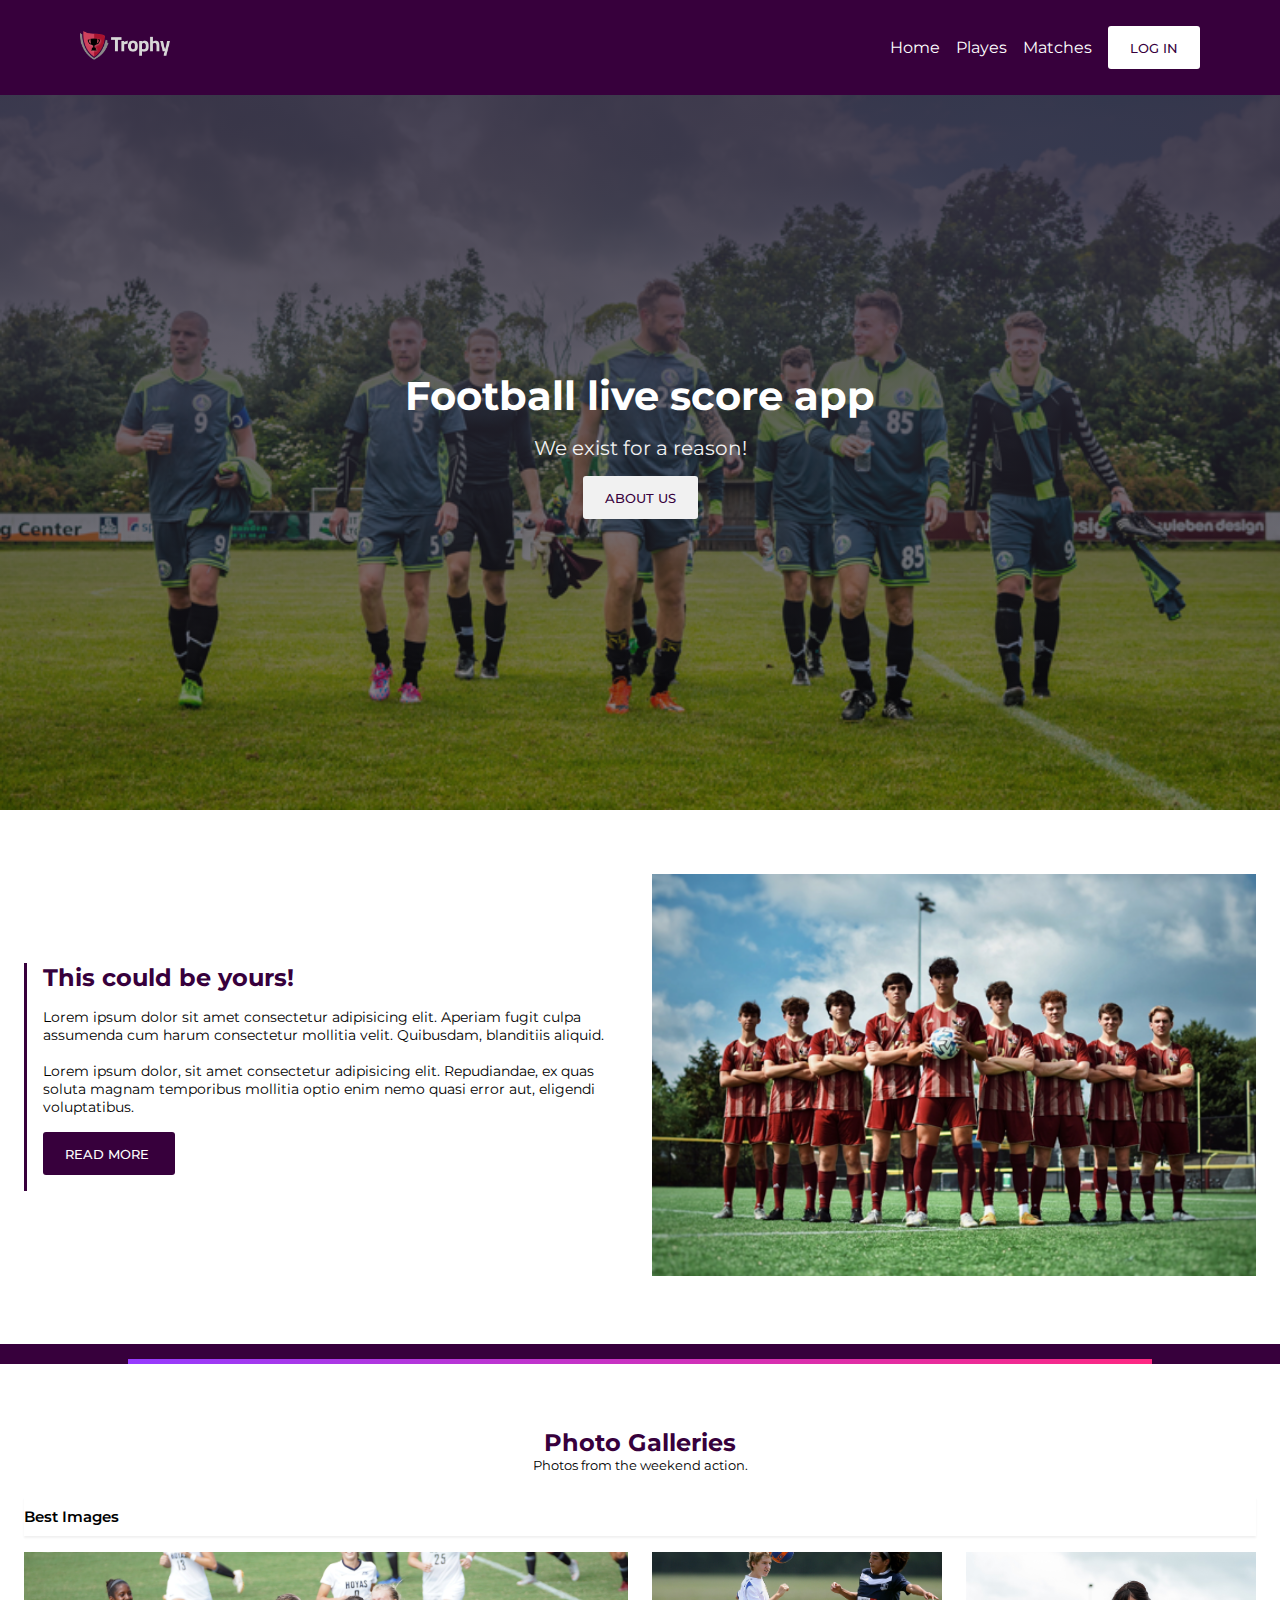
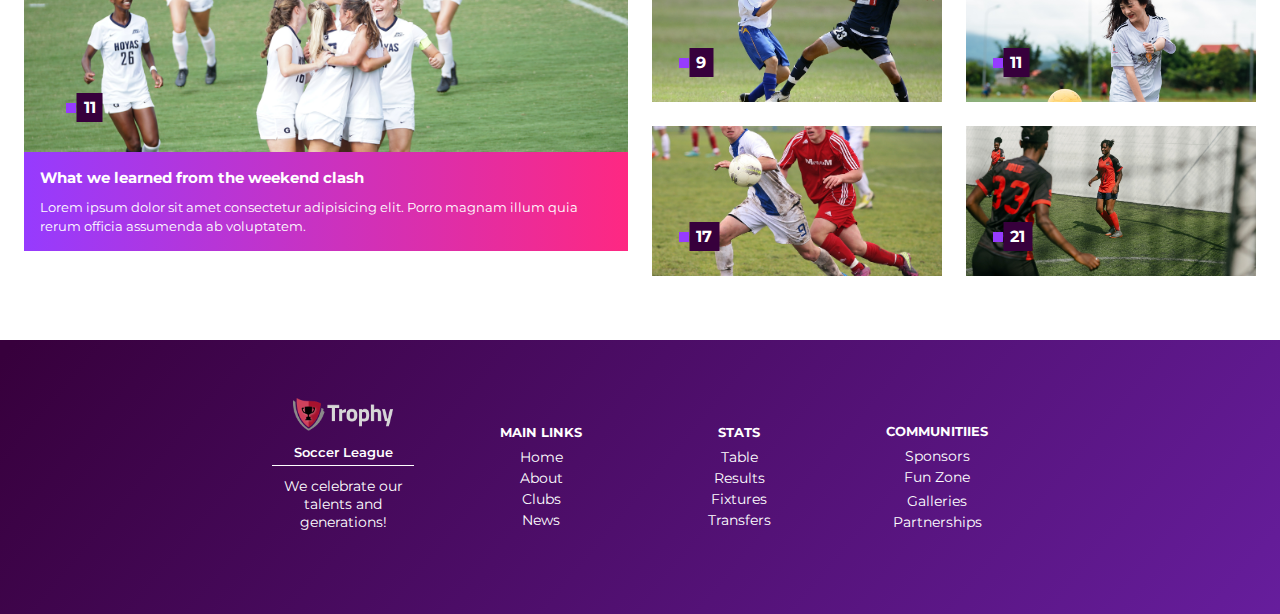
<file: index.html>
<!DOCTYPE html>
<html lang="en">
  <head>
    <meta charset="UTF-8" />
    <meta http-equiv="X-UA-Compatible" content="IE=edge" />
    <meta name="viewport" content="width=device-width, initial-scale=1.0" />
    <title>Football Live Score App</title>
    <!-- Link css -->
    <link rel="stylesheet" href="./css/index.css" />
    <!-- link icons -->
    <link
      rel="stylesheet"
      href="https://unicons.iconscout.com/release/v4.0.0/css/line.css"
    />
    <!-- link swiper.min.css -->
    <link rel="stylesheet" href="./css/swipper.min.css" />
  </head>
  <body>
    <div class="header">
      <div class="lowerSection">
        <div class="logoDiv">
          <a href=""></a><img src="./imges/logo-blue-dark.png" alt="Logo" class="logo" />
        </div>
        <div class="navBar">
          <ul class="navList">
            <li class="navItem">
              <a href="index.html" class="navLink">Home</a>
            </li>
            <li class="navItem">
              <a href="players.html" class="navLink">Playes</a>
            </li>
            <li class="navItem">
              <a href="match.html" class="navLink">Matches</a>
            </li>
          </ul>
          <small>*Only club representatives.</small>
          <div class="button">
            <a href="#">LOG IN</a>
          </div>
        </div>

        <div class="navBarBtn">
          <i class="uil uil-bars icon"></i>
        </div>
      </div>
    </div>
    <div class="bodyFlex">
      <div class="mainBody">
        <!-- banner section -->
        <div class="bannerSection">
          <h1 class="title">Football live score app</h1>
          <span class="subTitle">We exist for a reason!</span>
          <div class="button">
            <a href="about.html">About Us</a>
          </div>
        </div>
        <!-- banner ends -->
        <!-- About Us Section  -->
        <section class="section container aboutSection">
          <div class="sectionContainer grid">
            <div class="textDiv">
              <h2>This could be yours!</h2>
              <p>
                Lorem ipsum dolor sit amet consectetur adipisicing elit. Aperiam
                fugit culpa assumenda cum harum consectetur mollitia velit.
                Quibusdam, blanditiis aliquid. <br />
                <br />Lorem ipsum dolor, sit amet consectetur adipisicing elit.
                Repudiandae, ex quas soluta magnam temporibus mollitia optio
                enim nemo quasi error aut, eligendi voluptatibus.
              </p>
              <div class="button">
                <a href="#">
                  Read More <i class="uil uil-angle-right-b icon"></i>
                </a>
              </div>
            </div>
            <div class="aboutSectionImageDiv">
              <img src="./imges/image (8).png" alt="" />
            </div>
          </div>
        </section>
        <!-- About section end -->

        <!-- gallery section  starts-->
        <section class="section container gallerySection">
          <div class="sectionIntro">
            <h2>Photo Galleries</h2>
            <span class="sectionSubTitle">Photos from the weekend action.</span>
          </div>
          <div class="sectionHeader">
            <span class="newsTitle">Best Images</span>
          </div>
          <div class="galleryContainer grid">
            <div class="mainImage">
              <div class="imgDiv">
                <img src="./imges/image (5).jpg" alt="Action Image" />
                <div class="iconDiv flex">
                  <i class="uil uil-camera icon"></i>
                  <span>11</span>
                </div>
              </div>
              <div class="infoDiv">
                <span class="honor"
                  >What we learned from the weekend clash</span
                >
                <span class="imgDesc"
                  >Lorem ipsum dolor sit amet consectetur adipisicing elit.
                  Porro magnam illum quia rerum officia assumenda ab voluptatem.
                </span>
              </div>
            </div>
            <div class="smallImages grid">
              <div class="small_imgDiv">
                <img src="./imges/jb.jpg" alt="Action Image" />
                <div class="iconDiv flex">
                  <i class="uil uil-camera icon"></i>
                  <span>9</span>
                </div>
              </div>
              <div class="small_imgDiv">
                <img src="./imges/image (9).jpg" alt="Action Image" />
                <div class="iconDiv flex">
                  <i class="uil uil-camera icon"></i>
                  <span>11</span>
                </div>
              </div>
              <div class="small_imgDiv">
                <img src="./imges/chair.jpg" alt="Action Image" />
                <div class="iconDiv flex">
                  <i class="uil uil-camera icon"></i>
                  <span>17</span>
                </div>
              </div>
              <div class="small_imgDiv">
                <img src="./imges/image (24).jpg" alt="Action Image" />
                <div class="iconDiv flex">
                  <i class="uil uil-camera icon"></i>
                  <span>21</span>
                </div>
              </div>
            </div>
          </div>
        </section>
        <!-- gallery section ends here  -->
      </div>
    </div>

    <!-- footer section starts here =============================================================-->
    <div class="footer">
      <div class="footerContent container grid">
        <div class="col firstCol">
          <img
            src="./imges/logo-blue-dark.png"
            alt="Logo Image"
            class="footerLogo"
          />
          <span class="text">Soccer League </span>
          <p>We celebrate our talents and generations!</p>
          <div class="socials flex">
            <a href="https://www.facebook.com/DuraanAli" target="_blank">
              <i class="uil uil-facebook-f icon"></i>
            </a>
            <a href="mailto:gabischooll@gmail.com" target="_blank">
              <i class="uil uil-envelope-heart icon"></i>
            </a>
            <a href="#" target="_blank">
              <i class="uil uil-whatsapp icon"></i>
            </a>
            <a href="https://www.youtube.com/@DuraanAli" target="_blank">
              <i class="uil uil-youtube icon"></i>
            </a>
          </div>
        </div>
        <div class="col">
          <h6>MAIN LINKS</h6>
          <a href="index.html" class="footerLink">Home</a>
          <a href="#" class="footerLink">About</a>
          <a href="clubs.html" class="footerLink">Clubs</a>
          <a href="" class="footerLink">News</a>
        </div>
        <div class="col">
          <h6>STATS</h6>
          <a href="" class="footerLink">Table</a>
          <a href="" class="footerLink">Results</a>
          <a href="" class="footerLink">Fixtures</a>
          <a href="" class="footerLink">Transfers</a>
        </div>
        <div class="col">
          <h6>COMMUNITIIES</h6>
          <a href="" class="footerLink">Sponsors</a>
          <a href="" class="footerLink">Fun Zone</a>
          <a href="" class="footerLink"></a>
          <a href="" class="footerLink">Galleries</a>
          <a href="" class="footerLink">Partnerships</a>
        </div>
      </div>
    </div>
    <!-- footer section ends here =============================================================-->

    <!-- swiper.js link -->
    <script src="./js/swiper.js"></script>
    <script src="./js/nav.js"></script>
    <!-- link javascript -->
    <script src="./js/script.js"></script>
  </body>
</html>
</file>
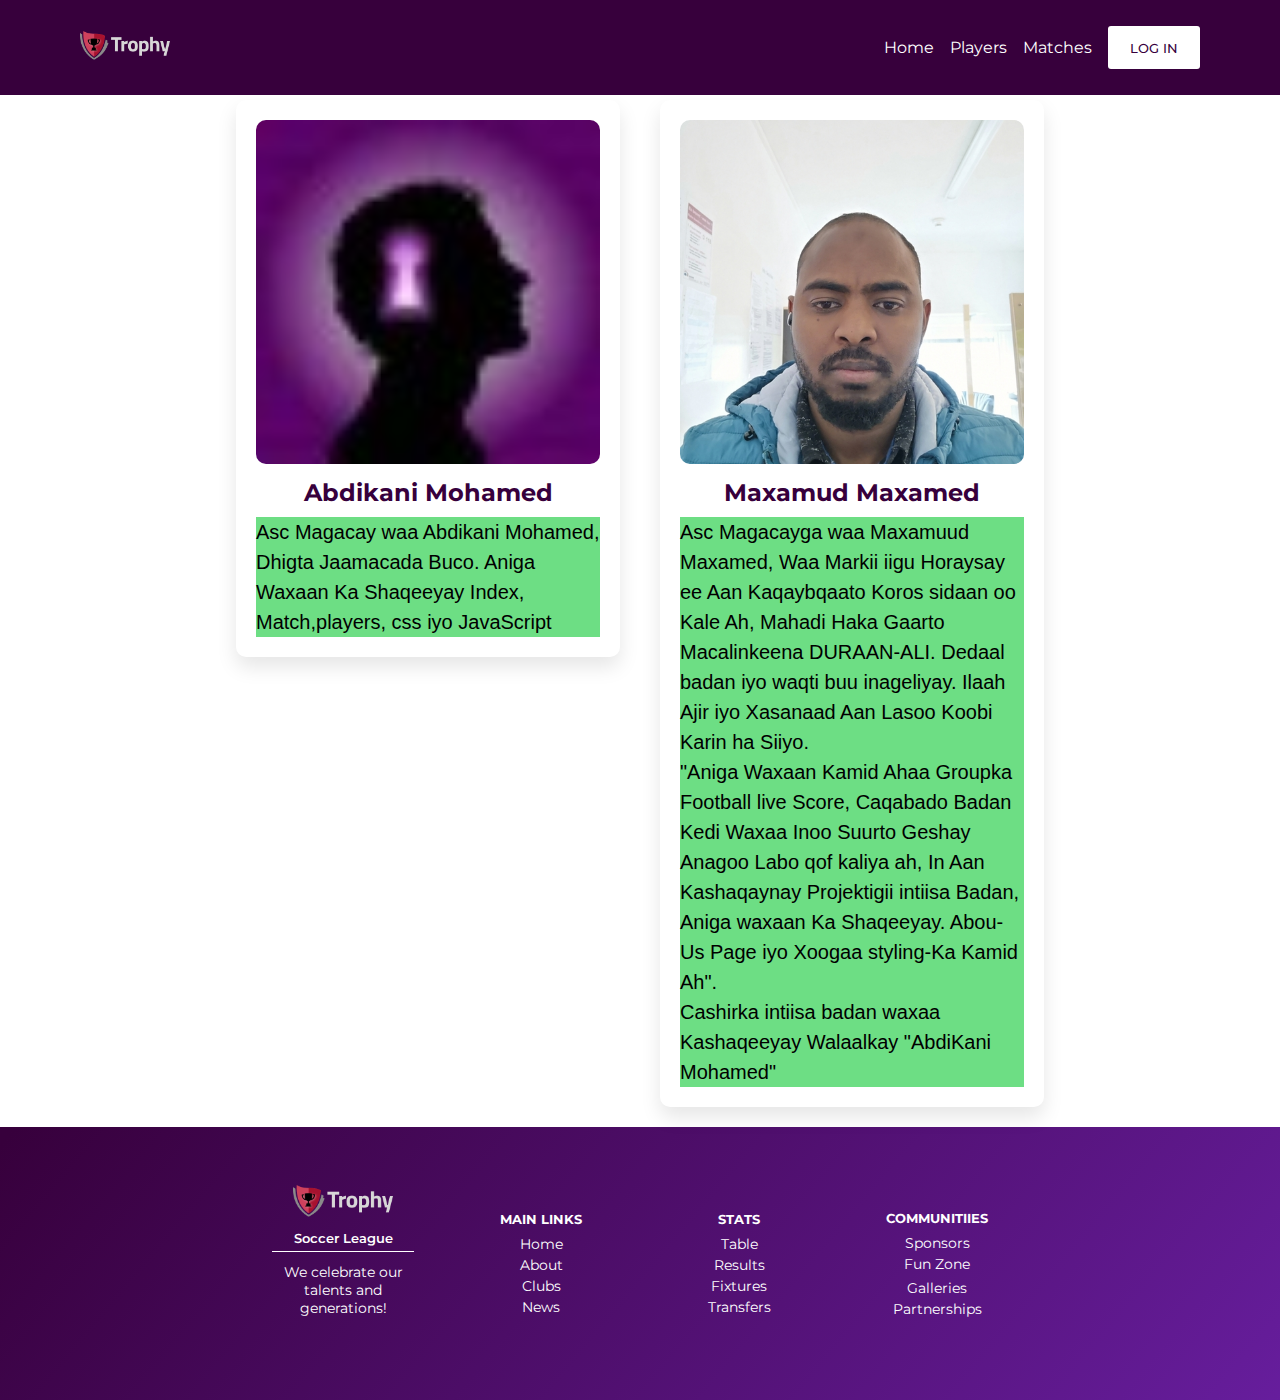
<file: about.html>
<!DOCTYPE html>
<html lang="en">
  <head>
    <meta charset="UTF-8" />
    <meta http-equiv="X-UA-Compatible" content="IE=edge" />
    <meta name="viewport" content="width=device-width, initial-scale=1.0" />
    <title>About Us - Football Live Score App</title>
    <!-- Link css -->
    <link rel="stylesheet" href="./css/index.css" />
    <!-- link icons -->
    <link
      rel="stylesheet"
      href="https://unicons.iconscout.com/release/v4.0.0/css/line.css"
    />
    <!-- link swiper.min.css -->
    <link rel="stylesheet" href="./css/swipper.min.css" />
  </head>
  <body>
    <div class="header">
      <div class="lowerSection">
        <div class="logoDiv">
          <a href="index.html">
            <img src="./imges/logo-blue-dark.png" alt="Logo" class="logo" />
          </a>
        </div>
        <div class="navBar">
          <ul class="navList">
            <li class="navItem">
              <a href="index.html" class="navLink">Home</a>
            </li>
            <li class="navItem">
              <a href="players.html" class="navLink">Players</a>
            </li>
            <li class="navItem">
              <a href="match.html" class="navLink">Matches</a>
            </li>
          </ul>
          <small>*Only club representatives.</small>
          <div class="button">
            <a href="login.html">LOG IN</a>
          </div>
        </div>
      </div>
    </div><div class="aboutcontainer ">
      <div class="card">
        <img src="imges/Abdiqani.png" alt="Abdiqani" />
        <h2>Abdikani Mohamed</h2>
        <p>Asc Magacay waa Abdikani Mohamed, Dhigta Jaamacada Buco. Aniga Waxaan Ka Shaqeeyay Index, Match,players, css iyo JavaScript</p>
      </div>
      <div class="card">
        <img src="imges/maxamud.png" alt="Maxamud" />
        <h2>Maxamud Maxamed</h2>
        <p>Asc Magacayga waa Maxamuud Maxamed, Waa Markii iigu Horaysay ee Aan Kaqaybqaato Koros sidaan oo Kale Ah, Mahadi Haka Gaarto Macalinkeena DURAAN-ALI. Dedaal badan iyo waqti buu inageliyay. Ilaah Ajir iyo Xasanaad Aan Lasoo Koobi Karin ha Siiyo.</br>

          "Aniga Waxaan Kamid Ahaa Groupka Football live Score, Caqabado Badan Kedi Waxaa Inoo Suurto Geshay  Anagoo Labo qof kaliya ah, In Aan Kashaqaynay Projektigii intiisa Badan, Aniga waxaan Ka Shaqeeyay. Abou-Us Page iyo Xoogaa styling-Ka Kamid Ah".</br>Cashirka intiisa badan waxaa Kashaqeeyay Walaalkay "AbdiKani Mohamed"</p>
      </div>
    </div>

    <div class="footer">
      <div class="footerContent container grid">
        <div class="col firstCol">
          <img
            src="./imges/logo-blue-dark.png"
            alt="Logo Image"
            class="footerLogo"
          />
          <span class="text">Soccer League </span>
          <p>We celebrate our talents and generations!</p>
          <div class="socials flex">
            <a href="https://www.facebook.com/DuraanAli" target="_blank">
              <i class="uil uil-facebook-f icon"></i>
            </a>
            <a href="mailto:gabischooll@gmail.com" target="_blank">
              <i class="uil uil-envelope-heart icon"></i>
            </a>
            <a href="#" target="_blank">
              <i class="uil uil-whatsapp icon"></i>
            </a>
            <a href="https://www.youtube.com/@DuraanAli" target="_blank">
              <i class="uil uil-youtube icon"></i>
            </a>
          </div>
        </div>
        <div class="col">
          <h6>MAIN LINKS</h6>
          <a href="index.html" class="footerLink">Home</a>
          <a href="#" class="footerLink">About</a>
          <a href="clubs.html" class="footerLink">Clubs</a>
          <a href="" class="footerLink">News</a>
        </div>
        <div class="col">
          <h6>STATS</h6>
          <a href="" class="footerLink">Table</a>
          <a href="" class="footerLink">Results</a>
          <a href="" class="footerLink">Fixtures</a>
          <a href="" class="footerLink">Transfers</a>
        </div>
        <div class="col">
          <h6>COMMUNITIIES</h6>
          <a href="" class="footerLink">Sponsors</a>
          <a href="" class="footerLink">Fun Zone</a>
          <a href="" class="footerLink"></a>
          <a href="" class="footerLink">Galleries</a>
          <a href="" class="footerLink">Partnerships</a>
        </div>
      </div>
    </div>
    <!-- footer section ends here =============================================================-->

    <!-- swiper.js link -->
    <script src="./js/swiper.js"></script>
    <script src="./js/nav.js"></script>
    <!-- link javascript -->
    <script src="./js/script.js"></script>
  </body>
  </html>
</file>
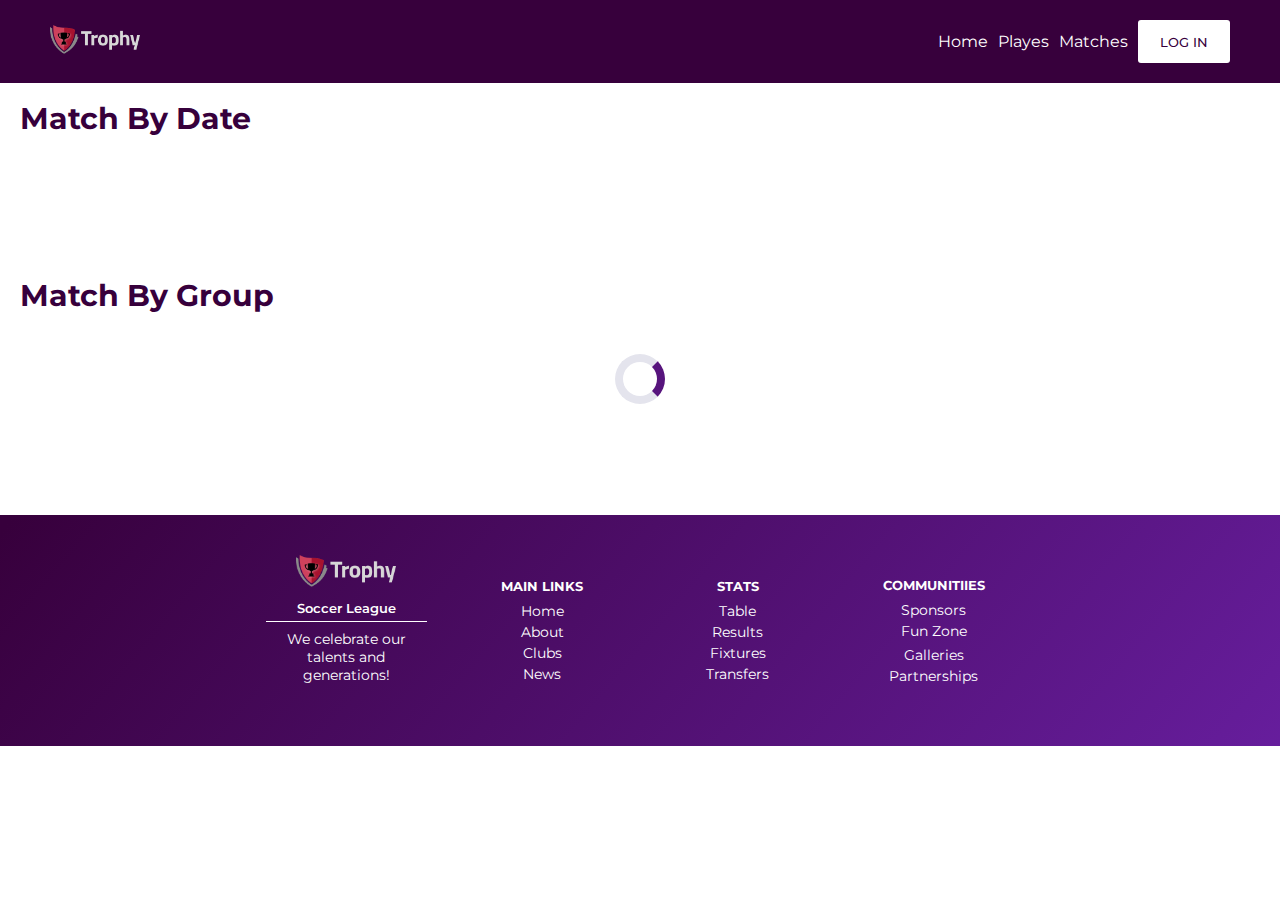
<file: match.html>
<!DOCTYPE html>
<html lang="en">
  <head>
    <meta charset="UTF-8" />
    <meta http-equiv="X-UA-Compatible" content="IE=edge" />
    <meta name="viewport" content="width=device-width, initial-scale=1.0" />
    <title>Football live score App - Match</title>
    <link rel="stylesheet" href="./css/index.css" />
    <link rel="stylesheet" href="./css/matches.css" />
    <link
      rel="stylesheet"
      href="https://unicons.iconscout.com/release/v4.0.0/css/line.css"
    />
  </head>
  <body>
    <!-- header start here -->
    <div class="header">
      <div class="lowerSection">
        <div class="logoDiv">
          <a href="index.html">
            <img src="./imges/logo-blue-dark.png" alt="Logo" class="logo" />
          </a>
        </div>
        <div class="navBar">
          <ul class="navList">
            <li class="navItem">
              <a href="index.html" class="navLink">Home</a>
            </li>
            <li class="navItem">
              <a href="players.html" class="navLink">Playes</a>
            </li>
            <li class="navItem">
              <a href="match.html" class="navLink">Matches</a>
            </li>
          </ul>
          <small>*Only club representatives.</small>
          <div class="button">
            <a href="login.html">LOG IN</a>
          </div>
        </div>

        <div class="navBarBtn">
          <i class="uil uil-bars icon"></i>
        </div>
      </div>
    </div>
    <!-- header ends here  -->

    <!-- matches sections starts here -->
    <div class="container">
      <h1 class="section-heading heading-1">Match By Date</h1>
      <div class="matchs" id="match-date"></div>

      <h1 class="section-heading">Match By Group</h1>

      <div class="matchs-by-group" id="match-group"></div>
      <div class="custom-loader"></div>
    </div>

    <!-- matches sections ends here -->

    <!-- footer starts -->
    <div class="footer footer-margin">
      <div class="footerContent container grid">
        <div class="col firstCol">
          <img
            src="./imges/logo-blue-dark.png"
            alt="Logo Image"
            class="footerLogo"
          />
          <span class="text">Soccer League </span>
          <p>We celebrate our talents and generations!</p>
          <div class="socials flex">
            <a href="https://www.facebook.com/DuraanAli" target="_blank">
              <i class="uil uil-facebook-f icon"></i>
            </a>
            <a href="mailto:gabischooll@gmail.com" target="_blank">
              <i class="uil uil-envelope-heart icon"></i>
            </a>
            <a href="#" target="_blank">
              <i class="uil uil-whatsapp icon"></i>
            </a>
            <a href="https://www.youtube.com/@DuraanAli" target="_blank">
              <i class="uil uil-youtube icon"></i>
            </a>
          </div>
        </div>
        <div class="col">
          <h6>MAIN LINKS</h6>
          <a href="index.html" class="footerLink">Home</a>
          <a href="about.html" class="footerLink">About</a>
          <a href="clubs.html" class="footerLink">Clubs</a>
          <a href="" class="footerLink">News</a>
        </div>
        <div class="col">
          <h6>STATS</h6>
          <a href="" class="footerLink">Table</a>
          <a href="" class="footerLink">Results</a>
          <a href="" class="footerLink">Fixtures</a>
          <a href="" class="footerLink">Transfers</a>
        </div>
        <div class="col">
          <h6>COMMUNITIIES</h6>
          <a href="" class="footerLink">Sponsors</a>
          <a href="" class="footerLink">Fun Zone</a>
          <a href="" class="footerLink"></a>
          <a href="" class="footerLink">Galleries</a>
          <a href="" class="footerLink">Partnerships</a>
        </div>
      </div>
    </div>
    <!-- footer end here -->

    <!-- scripts -->
    <script src="./js/nav.js"></script>
    <script src="./js/match.js"></script>
  </body>
</html>
</file>
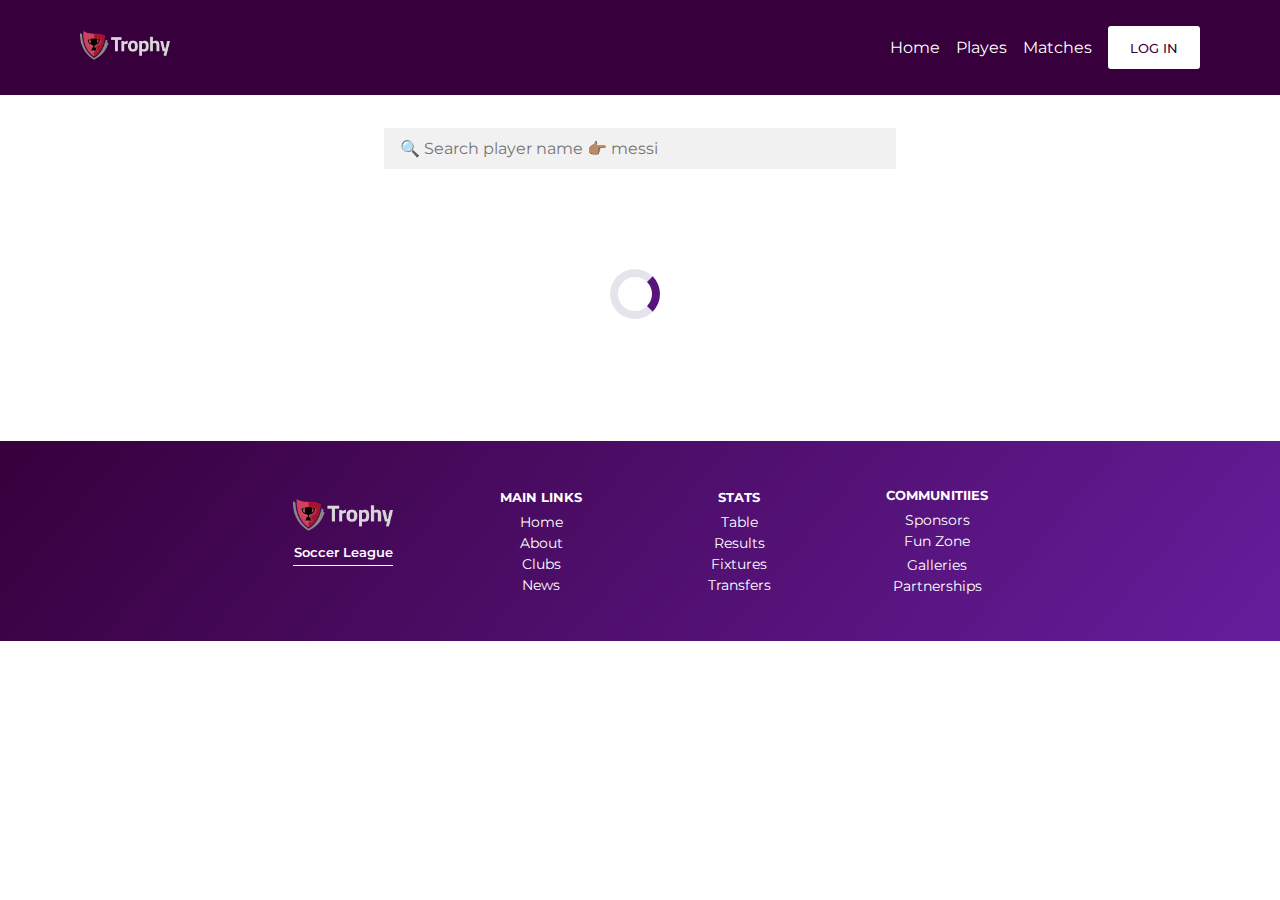
<file: players.html>
<!DOCTYPE html>
<html lang="en">
  <head>
    <meta charset="UTF-8" />
    <meta http-equiv="X-UA-Compatible" content="IE=edge" />
    <meta name="viewport" content="width=device-width, initial-scale=1.0" />
    <title>Football Live Score app - Players</title>
    <link
      href="https://fonts.googleapis.com/css2?family=Poppins:wght@400;500&display=swap"
      rel="stylesheet"
    />
    <!-- link icons -->
    <link
      rel="stylesheet"
      href="https://unicons.iconscout.com/release/v4.0.0/css/line.css"
    />

    <!-- CSS File Linking -->
    <link rel="stylesheet" href="./css/index.css" />
    <link rel="stylesheet" href="./css/players.css" />
  </head>
  <body>
    <!-- header Section -->
    <div class="header">
      <div class="lowerSection">
        <div class="logoDiv">
          <img src="./imges/logo-blue-dark.png" alt="Logo" class="logo" />
        </div>
        <div class="navBar">
          <ul class="navList">
            <li class="navItem">
              <a href="index.html" class="navLink">Home</a>
            </li>
            <li class="navItem">
              <a href="players.html" class="navLink">Playes</a>
            </li>
            <li class="navItem">
              <a href="match.html" class="navLink">Matches</a>
            </li>
          </ul>
          <small>*Only club representatives.</small>
          <div class="button">
            <a href="login.html">LOG IN</a>
          </div>
        </div>

        <div class="navBarBtn">
          <i class="uil uil-bars icon"></i>
        </div>
      </div>
    </div>

    <main>
      <!-- Players Section -->
      <form class="Form">
        <input
          type="text"
          class="Search-text"
          placeholder="🔍 Search player name 👉🏽 messi"
        />
      </form>
      <section>
        <div id="players-section"></div>
        <div class="custom-loader"></div>
      </section>
    </main>
    <!-- footer section starts here =============================================================-->
    <div class="footer footer-margin">
      <div class="footerContent container grid">
        <div class="col firstCol">
          <img
            src="./imges/logo-blue-dark.png"
            alt="Logo Image"
            class="footerLogo"
          />
          <span class="text">Soccer League </span>
          <!-- <p>We celebrate our talents and generations!</p> -->
          <div class="socials flex">
            <a href="https://www.facebook.com/DuraanAli" target="_blank">
              <i class="uil uil-facebook-f icon"></i>
            </a>
            <a href="mailto:gabischooll@gmail.com" target="_blank">
              <i class="uil uil-envelope-heart icon"></i>
            </a>
            <a href="#" target="_blank">
              <i class="uil uil-whatsapp icon"></i>
            </a>
            <a href="https://www.youtube.com/@DuraanAli" target="_blank">
              <i class="uil uil-youtube icon"></i>
            </a>
          </div>
        </div>
        <div class="col">
          <h6>MAIN LINKS</h6>
          <a href="index.html" class="footerLink">Home</a>
          <a href="about.html" class="footerLink">About</a>
          <a href="clubs.html" class="footerLink">Clubs</a>
          <a href="" class="footerLink">News</a>
        </div>
        <div class="col">
          <h6>STATS</h6>
          <a href="" class="footerLink">Table</a>
          <a href="" class="footerLink">Results</a>
          <a href="" class="footerLink">Fixtures</a>
          <a href="" class="footerLink">Transfers</a>
        </div>
        <div class="col">
          <h6>COMMUNITIIES</h6>
          <a href="" class="footerLink">Sponsors</a>
          <a href="" class="footerLink">Fun Zone</a>
          <a href="" class="footerLink"></a>
          <a href="" class="footerLink">Galleries</a>
          <a href="" class="footerLink">Partnerships</a>
        </div>
      </div>
    </div>

    <!-- footer section ends here =============================================================-->

    <script src="./js/players.js"></script>
    <script src="./js/nav.js"></script>
    <!-- swiper.js link -->
    <script src="./js/swiper.js"></script>
  </body>
</html>
</file>
<file: css/index.css>
@import url("https://fonts.googleapis.com/css2?family=Bebas+Neue&display=swap");
@import url("https://fonts.googleapis.com/css2?family=Bebas+Neue&family=Montserrat:wght@400;500;600;700;800&display=swap");
* {
  padding: 0;
  margin: 0;
  font-family: 'Montserrat', sans-serif;
  -webkit-transition: 0.3s;
  transition: 0.3s;
}

html {
  scroll-behavior: smooth;
}

:root {
  --primaryColor: #37003c;
  --secondaryColor: #fe2882;
  --thirdColor: #11b6d0;
  --hoverColor: #260229;
  --bgColor: #963bfe;
  --whiteColor: #ffffff;
  --greyTexts: #807a82;
  --blackColor:#160331;
  --greyColor: rgb(241, 241, 241);
  --borderRadius: 3px;
  --linearGradient: linear-gradient(to right, #963bfe,#fe2882);
  --fontSize_13px: 13px;
  --boxShadow: 0px 2px 2px var(--greyColor);
}

*, ::before, ::after {
  -webkit-box-sizing: border-box;
          box-sizing: border-box;
}

body {
  background: var(--whiteColor);
}

::html {
  font-size: 80%;
}

a {
  text-decoration: none;
  cursor: pointer;
}

h1, h2 {
  color: var(--primaryColor);
}

span {
  font-size: var(--fontSize_13px);
}

li {
  list-style: none;
}

.grid {
  display: -ms-grid;
  display: grid;
  gap: 1.5rem;
}

.flex {
  display: -webkit-box;
  display: -ms-flexbox;
  display: flex;    
  -webkit-box-align: center;
      -ms-flex-align: center;
          align-items: center;
}

.section {
  padding: 2rem 0 2rem;
}

.container {
  padding-left: 1rem;
  padding-right: 1rem;
}

.opacity {
  opacity: .5;
}

p {
  font-size: 90%;
}

.btn {
  background: var(--secondaryColor);
  color: var(--primaryColor);
  text-transform: uppercase;
  font-weight: 400;
  padding: 10px 5px;
  cursor: pointer;
}

.button {
  padding: 10px 20px;
  background: var(--greyColor);
  width: -webkit-max-content;
  width: -moz-max-content;
  width: max-content;
  margin: 1rem auto;
  border-radius: var(--borderRadius);
  border: 2px solid transparent;
}

.button a {
  font-size: var(--fontSize_13px);
  color: var(--primaryColor);
  text-transform: uppercase;
  font-weight: 500;
}

.icon {
  font-size: 16px;
  cursor: pointer;
  margin: 0 2px;
}

img {
  width: 100%;
  height: auto;
}

.sectionIntro {
  display: -webkit-box;
  display: -ms-flexbox;
  display: flex;
  -webkit-box-orient: vertical;
  -webkit-box-direction: normal;
      -ms-flex-direction: column;
          flex-direction: column;
  text-align: center;
  margin-bottom: 1.5rem;
}

.subTitle {
  font-size: 15px;
}

.logo {
  width: 90px;
  height: auto;
}

.teamLogo {
  width: 40px;
  height: auto;
}

.detailsLink {
  display: -webkit-box;
  display: -ms-flexbox;
  display: flex;
  -webkit-box-align: center;
      -ms-flex-align: center;
          align-items: center;
  -webkit-box-pack: end;
      -ms-flex-pack: end;
          justify-content: end;
  margin-top: 1.5rem;
}

.detailsLink a {
  font-size: var(--fontSize_13px);
  font-weight: 600;
}

.detailsLink a .icon {
  color: var(--secondaryColor);
  -webkit-transform: translateY(-5px);
          transform: translateY(-5px);
}

.detailsLink a:hover {
  color: var(--secondaryColor);
}

.detailsLink a:hover .icon {
  -webkit-transform: translateX(5px);
          transform: translateX(5px);
}

.sectionHeader {
  padding: 10px 0;
  -webkit-box-shadow: var(--boxShadow);
          box-shadow: var(--boxShadow);
  margin-bottom: 1rem;
}

.sectionHeader .newsTitle {
  font-size: 15px;
  font-weight: 600;
}

.header {
  position: fixed;
  width: 100%;
  display: -ms-grid;
  display: grid;
  -webkit-box-align: center;
      -ms-flex-align: center;
          align-items: center;
  gap: 0;
  z-index: 1000;
  top: 0;
}

.header .topSection {
  display: none;
  -webkit-box-align: center;
      -ms-flex-align: center;
          align-items: center;
  -webkit-box-pack: center;
      -ms-flex-pack: center;
          justify-content: center;
  -webkit-column-gap: .8rem;
          column-gap: .8rem;
  padding: .5rem 0;
  background: var(--whiteColor);
  z-index: 1000;
}

.header .topSection img {
  width: 40px;
  height: auto;
}

.header .lowerSection {
  display: -webkit-box;
  display: -ms-flexbox;
  display: flex;
  -webkit-box-align: center;
      -ms-flex-align: center;
          align-items: center;
  width: 100%;
  -webkit-box-pack: justify;
      -ms-flex-pack: justify;
          justify-content: space-between;
  background: var(--primaryColor);
  padding: 10px 1rem;
  z-index: 1000;
}

.header .lowerSection .logo {
  width: 90px;
  height: auto;
  -webkit-filter: invert(1);
          filter: invert(1);
}

.header .lowerSection .logInBtn a {
  color: var(--whiteColor);
  font-weight: 500;
  font-size: var(--fontSize_13px);
}

.header .lowerSection .navBarBtn .icon {
  font-size: 30px;
  cursor: pointer;
  color: var(--whiteColor);
}

.header .lowerSection .navBarBtn .icon:hover {
  color: var(--secondaryColor);
}

@media screen and (max-width: 768px) {
  .header .lowerSection .navBar {
    position: absolute;
    width: 80%;
    background: var(--greyColor);
    height: -webkit-max-content;
    height: -moz-max-content;
    height: max-content;
    display: -webkit-box;
    display: -ms-flexbox;
    display: flex;
    -webkit-box-align: center;
        -ms-flex-align: center;
            align-items: center;
    -webkit-box-pack: center;
        -ms-flex-pack: center;
            justify-content: center;
    -webkit-box-orient: vertical;
    -webkit-box-direction: normal;
        -ms-flex-direction: column;
            flex-direction: column;
    padding: 1rem 0;
    left: 50%;
    right: 50%;
    top: -20rem;
    border-radius: 3px;
    -webkit-transform: translate(-50%, -50%);
            transform: translate(-50%, -50%);
    z-index: 100;
    -webkit-box-shadow: 0 2px 8px var(--greyTexts);
            box-shadow: 0 2px 8px var(--greyTexts);
  }
  .header .lowerSection .navBar .navList {
    display: -webkit-box;
    display: -ms-flexbox;
    display: flex;
    -webkit-box-orient: vertical;
    -webkit-box-direction: normal;
        -ms-flex-direction: column;
            flex-direction: column;
    width: 100%;
  }
  .header .lowerSection .navBar .navList .navItem {
    padding: .5rem;
    width: 100%;
    text-align: center;
  }
  .header .lowerSection .navBar .navList .navItem:hover {
    background: var(--linearGradient);
  }
  .header .lowerSection .navBar .navList .navItem:hover .navLink {
    color: var(--whiteColor);
    font-weight: 600;
  }
  .header .lowerSection .navBar .navList .navItem .navLink {
    font-weight: 500;
    color: var(--blackColor);
  }
  .header .lowerSection .navBar .button {
    width: 80%;
    text-align: center;
    background: var(--primaryColor);
  }
  .header .lowerSection .navBar .button:hover {
    background: var(--secondaryColor);
  }
  .header .lowerSection .navBar .button a {
    color: var(--whiteColor);
  }
  .header .lowerSection .navBar small {
    color: var(--primaryColor);
  }
  .header .lowerSection .show {
    -webkit-transition: .3s ease;
    transition: .3s ease;
    top: 18rem;
  }
}

.bannerSection {
  position: relative;
  height: 90vh;
  width: 100%;
  display: -webkit-box;
  display: -ms-flexbox;
  display: flex;
  -webkit-box-orient: vertical;
  -webkit-box-direction: normal;
      -ms-flex-direction: column;
          flex-direction: column;
  text-align: center;
  background: -webkit-gradient(linear, left bottom, left top, from(rgba(0, 0, 0, 0.437)), to(#3b364b)), url(./assets/teamImage3.png);
  background: linear-gradient(to top, rgba(0, 0, 0, 0.437), #3b364b), url(../imges/teamImage3.png);
  background-position: center;
  background-repeat: no-repeat;
  background-size: cover;
  margin: auto;
  -webkit-box-pack: center;
      -ms-flex-pack: center;
          justify-content: center;
  padding: 1rem;
}

.bannerSection .title {
  color: var(--whiteColor);
  padding: 1rem 0;
}

.bannerSection .subTitle {
  color: var(--greyColor);
}

.aboutSection .textDiv {
  padding-left: 1rem;
  border-left: 3px solid var(--primaryColor);
}

.aboutSection .textDiv h2 {
  padding-bottom: 1rem;
}

.aboutSection .textDiv .button {
  margin-left: 0;
  background: var(--primaryColor);
}

.aboutSection .textDiv .button a {
  color: var(--whiteColor);
}

.aboutSection .textDiv .button:hover {
  background: transparent;
  border: 2px solid var(--hoverColor);
}

.aboutSection .textDiv .button:hover a {
  color: var(--primaryColor);
}

.aboutSection .aboutSectionImageDiv {
  height: 100%;
  width: 100%;
  overflow: hidden;
}

.aboutSection .aboutSectionImageDiv:hover img {
  -webkit-transform: scale(1.1);
          transform: scale(1.1);
}

.aboutSection .aboutSectionImageDiv img {
  -o-object-fit: cover;
     object-fit: cover;
}
/*...About us Style*/
.aboutcontainer {
  display: flex;
  flex-wrap: wrap;
  justify-content: center;
  margin-top: 80px;
}

.card {
  position: relative;
  width: 30%;
  height: 30%;
  margin: 20px;
  padding: 20px;
  background-color: #fff;
  border-radius: 10px;
  box-shadow: 0 10px 20px rgba(1, 1, 1, 0.1);
  overflow: hidden;
}

.card img {
  width: 100%;
  height: 60%;
  object-fit: cover;
  transition: all 0.5s ease;
  border-radius: 10px;
}

.card h2 {
  font-size: 24px;
  margin-top: 10px;
  text-align: center;
}

.card p {
  font-family: sans-serif;
  font-size: 20px;
  margin-top: 10px;
  line-height: 1.5;
  background-color: #6dde84;
}
.card:hover p {
  color: rgb(1, 1, 10);
  font-size: 18px;
  background-color: #6dde84;
}


@media (max-width: 768px) {
  .card {
    width: 300px;
    height: auto;
  }
}
/*-- Ende About us Style ---*/

.logSection, .fixturesSection, .resultsSection {
  width: 100%;
}

.logSection .sectionContainer, .fixturesSection .sectionContainer, .resultsSection .sectionContainer {
  width: 100%;
}

.logSection .sectionContainer .sectionContent, .fixturesSection .sectionContainer .sectionContent, .resultsSection .sectionContainer .sectionContent {
  width: 100%;
  margin: auto;
  height: -webkit-max-content;
  height: -moz-max-content;
  height: max-content;
  text-align: center;
}

.logSection .sectionContainer .sectionContent .fixtureDiv, .logSection .sectionContainer .sectionContent .resultsDiv, .fixturesSection .sectionContainer .sectionContent .fixtureDiv, .fixturesSection .sectionContainer .sectionContent .resultsDiv, .resultsSection .sectionContainer .sectionContent .fixtureDiv, .resultsSection .sectionContainer .sectionContent .resultsDiv {
  width: 100%;
  border-top: 7px solid;
  border-image-slice: 1;
  padding-top: 1rem;
  border-image-source: var(--linearGradient);
  -webkit-box-shadow: var(--boxShadow);
          box-shadow: var(--boxShadow);
  padding-bottom: 1rem;
  border-radius: var(--borderRadius);
}

.logSection .sectionContainer .sectionContent .fixtureDiv .matchNumber, .logSection .sectionContainer .sectionContent .resultsDiv .matchNumber, .fixturesSection .sectionContainer .sectionContent .fixtureDiv .matchNumber, .fixturesSection .sectionContainer .sectionContent .resultsDiv .matchNumber, .resultsSection .sectionContainer .sectionContent .fixtureDiv .matchNumber, .resultsSection .sectionContainer .sectionContent .resultsDiv .matchNumber {
  display: block;
  padding: 10px;
  font-size: var(--fontSize_13px);
  font-weight: 600;
  color: var(--secondaryColor);
}

.logSection .sectionContainer .sectionContent .fixtureDiv small, .logSection .sectionContainer .sectionContent .resultsDiv small, .fixturesSection .sectionContainer .sectionContent .fixtureDiv small, .fixturesSection .sectionContainer .sectionContent .resultsDiv small, .resultsSection .sectionContainer .sectionContent .fixtureDiv small, .resultsSection .sectionContainer .sectionContent .resultsDiv small {
  opacity: .7;
  font-size: var(--fontSize_13px);
}

.logSection .sectionContainer .sectionContent .fixtureDiv .date, .logSection .sectionContainer .sectionContent .resultsDiv .date, .fixturesSection .sectionContainer .sectionContent .fixtureDiv .date, .fixturesSection .sectionContainer .sectionContent .resultsDiv .date, .resultsSection .sectionContainer .sectionContent .fixtureDiv .date, .resultsSection .sectionContainer .sectionContent .resultsDiv .date {
  display: block;
  padding: 5px 0;
  background: var(--greyColor);
  margin: 1rem 0;
  border-radius: var(--borderRadius);
  width: 100%;
  font-weight: 600;
  font-size: var(--fontSize_13px);
}

.logSection .sectionContainer .sectionContent .fixtureDiv .iconDiv .icon, .logSection .sectionContainer .sectionContent .resultsDiv .iconDiv .icon, .fixturesSection .sectionContainer .sectionContent .fixtureDiv .iconDiv .icon, .fixturesSection .sectionContainer .sectionContent .resultsDiv .iconDiv .icon, .resultsSection .sectionContainer .sectionContent .fixtureDiv .iconDiv .icon, .resultsSection .sectionContainer .sectionContent .resultsDiv .iconDiv .icon {
  font-size: 3rem;
  font-weight: 700;
}

.logSection .sectionContainer .sectionContent .fixtureDiv .allFixtures, .logSection .sectionContainer .sectionContent .fixtureDiv .allResults, .logSection .sectionContainer .sectionContent .resultsDiv .allFixtures, .logSection .sectionContainer .sectionContent .resultsDiv .allResults, .fixturesSection .sectionContainer .sectionContent .fixtureDiv .allFixtures, .fixturesSection .sectionContainer .sectionContent .fixtureDiv .allResults, .fixturesSection .sectionContainer .sectionContent .resultsDiv .allFixtures, .fixturesSection .sectionContainer .sectionContent .resultsDiv .allResults, .resultsSection .sectionContainer .sectionContent .fixtureDiv .allFixtures, .resultsSection .sectionContainer .sectionContent .fixtureDiv .allResults, .resultsSection .sectionContainer .sectionContent .resultsDiv .allFixtures, .resultsSection .sectionContainer .sectionContent .resultsDiv .allResults {
  width: 100%;
  display: -ms-grid;
  display: grid;
  -webkit-box-align: center;
      -ms-flex-align: center;
          align-items: center;
  -webkit-box-pack: center;
      -ms-flex-pack: center;
          justify-content: center;
  margin: auto;
  gap: .5rem;
}

.logSection .sectionContainer .sectionContent .fixtureDiv .singleFixture, .logSection .sectionContainer .sectionContent .fixtureDiv .singleResult, .logSection .sectionContainer .sectionContent .resultsDiv .singleFixture, .logSection .sectionContainer .sectionContent .resultsDiv .singleResult, .fixturesSection .sectionContainer .sectionContent .fixtureDiv .singleFixture, .fixturesSection .sectionContainer .sectionContent .fixtureDiv .singleResult, .fixturesSection .sectionContainer .sectionContent .resultsDiv .singleFixture, .fixturesSection .sectionContainer .sectionContent .resultsDiv .singleResult, .resultsSection .sectionContainer .sectionContent .fixtureDiv .singleFixture, .resultsSection .sectionContainer .sectionContent .fixtureDiv .singleResult, .resultsSection .sectionContainer .sectionContent .resultsDiv .singleFixture, .resultsSection .sectionContainer .sectionContent .resultsDiv .singleResult {
  display: -ms-grid;
  display: grid;
  -webkit-box-align: center;
      -ms-flex-align: center;
          align-items: center;
  -webkit-box-pack: center;
      -ms-flex-pack: center;
          justify-content: center;
  margin: auto;
}

.logSection .sectionContainer .sectionContent .fixtureDiv .singleFixture:hover .time, .logSection .sectionContainer .sectionContent .fixtureDiv .singleResult:hover .time, .logSection .sectionContainer .sectionContent .resultsDiv .singleFixture:hover .time, .logSection .sectionContainer .sectionContent .resultsDiv .singleResult:hover .time, .fixturesSection .sectionContainer .sectionContent .fixtureDiv .singleFixture:hover .time, .fixturesSection .sectionContainer .sectionContent .fixtureDiv .singleResult:hover .time, .fixturesSection .sectionContainer .sectionContent .resultsDiv .singleFixture:hover .time, .fixturesSection .sectionContainer .sectionContent .resultsDiv .singleResult:hover .time, .resultsSection .sectionContainer .sectionContent .fixtureDiv .singleFixture:hover .time, .resultsSection .sectionContainer .sectionContent .fixtureDiv .singleResult:hover .time, .resultsSection .sectionContainer .sectionContent .resultsDiv .singleFixture:hover .time, .resultsSection .sectionContainer .sectionContent .resultsDiv .singleResult:hover .time {
  color: var(--whiteColor);
  background: var(--primaryColor) !important;
  border-radius: var(--borderRadius);
}

.logSection .sectionContainer .sectionContent .fixtureDiv .singleFixture:hover .venue, .logSection .sectionContainer .sectionContent .fixtureDiv .singleResult:hover .venue, .logSection .sectionContainer .sectionContent .resultsDiv .singleFixture:hover .venue, .logSection .sectionContainer .sectionContent .resultsDiv .singleResult:hover .venue, .fixturesSection .sectionContainer .sectionContent .fixtureDiv .singleFixture:hover .venue, .fixturesSection .sectionContainer .sectionContent .fixtureDiv .singleResult:hover .venue, .fixturesSection .sectionContainer .sectionContent .resultsDiv .singleFixture:hover .venue, .fixturesSection .sectionContainer .sectionContent .resultsDiv .singleResult:hover .venue, .resultsSection .sectionContainer .sectionContent .fixtureDiv .singleFixture:hover .venue, .resultsSection .sectionContainer .sectionContent .fixtureDiv .singleResult:hover .venue, .resultsSection .sectionContainer .sectionContent .resultsDiv .singleFixture:hover .venue, .resultsSection .sectionContainer .sectionContent .resultsDiv .singleResult:hover .venue {
  -webkit-transform: translateY(-10px);
          transform: translateY(-10px);
}

.logSection .sectionContainer .sectionContent .fixtureDiv .singleFixture .teams, .logSection .sectionContainer .sectionContent .fixtureDiv .singleResult .teams, .logSection .sectionContainer .sectionContent .resultsDiv .singleFixture .teams, .logSection .sectionContainer .sectionContent .resultsDiv .singleResult .teams, .fixturesSection .sectionContainer .sectionContent .fixtureDiv .singleFixture .teams, .fixturesSection .sectionContainer .sectionContent .fixtureDiv .singleResult .teams, .fixturesSection .sectionContainer .sectionContent .resultsDiv .singleFixture .teams, .fixturesSection .sectionContainer .sectionContent .resultsDiv .singleResult .teams, .resultsSection .sectionContainer .sectionContent .fixtureDiv .singleFixture .teams, .resultsSection .sectionContainer .sectionContent .fixtureDiv .singleResult .teams, .resultsSection .sectionContainer .sectionContent .resultsDiv .singleFixture .teams, .resultsSection .sectionContainer .sectionContent .resultsDiv .singleResult .teams {
  width: 100%;
  margin: 1rem auto;
  -webkit-box-pack: center;
      -ms-flex-pack: center;
          justify-content: center;
  -webkit-box-align: center;
      -ms-flex-align: center;
          align-items: center;
}

.logSection .sectionContainer .sectionContent .fixtureDiv .singleFixture .teams .teamName_teamLogo .name, .logSection .sectionContainer .sectionContent .fixtureDiv .singleResult .teams .teamName_teamLogo .name, .logSection .sectionContainer .sectionContent .resultsDiv .singleFixture .teams .teamName_teamLogo .name, .logSection .sectionContainer .sectionContent .resultsDiv .singleResult .teams .teamName_teamLogo .name, .fixturesSection .sectionContainer .sectionContent .fixtureDiv .singleFixture .teams .teamName_teamLogo .name, .fixturesSection .sectionContainer .sectionContent .fixtureDiv .singleResult .teams .teamName_teamLogo .name, .fixturesSection .sectionContainer .sectionContent .resultsDiv .singleFixture .teams .teamName_teamLogo .name, .fixturesSection .sectionContainer .sectionContent .resultsDiv .singleResult .teams .teamName_teamLogo .name, .resultsSection .sectionContainer .sectionContent .fixtureDiv .singleFixture .teams .teamName_teamLogo .name, .resultsSection .sectionContainer .sectionContent .fixtureDiv .singleResult .teams .teamName_teamLogo .name, .resultsSection .sectionContainer .sectionContent .resultsDiv .singleFixture .teams .teamName_teamLogo .name, .resultsSection .sectionContainer .sectionContent .resultsDiv .singleResult .teams .teamName_teamLogo .name {
  font-weight: 600;
  font-size: 13px;
  text-transform: capitalize;
}

.logSection .sectionContainer .sectionContent .fixtureDiv .singleFixture .teams .teamName_teamLogo .teamLogoDiv, .logSection .sectionContainer .sectionContent .fixtureDiv .singleResult .teams .teamName_teamLogo .teamLogoDiv, .logSection .sectionContainer .sectionContent .resultsDiv .singleFixture .teams .teamName_teamLogo .teamLogoDiv, .logSection .sectionContainer .sectionContent .resultsDiv .singleResult .teams .teamName_teamLogo .teamLogoDiv, .fixturesSection .sectionContainer .sectionContent .fixtureDiv .singleFixture .teams .teamName_teamLogo .teamLogoDiv, .fixturesSection .sectionContainer .sectionContent .fixtureDiv .singleResult .teams .teamName_teamLogo .teamLogoDiv, .fixturesSection .sectionContainer .sectionContent .resultsDiv .singleFixture .teams .teamName_teamLogo .teamLogoDiv, .fixturesSection .sectionContainer .sectionContent .resultsDiv .singleResult .teams .teamName_teamLogo .teamLogoDiv, .resultsSection .sectionContainer .sectionContent .fixtureDiv .singleFixture .teams .teamName_teamLogo .teamLogoDiv, .resultsSection .sectionContainer .sectionContent .fixtureDiv .singleResult .teams .teamName_teamLogo .teamLogoDiv, .resultsSection .sectionContainer .sectionContent .resultsDiv .singleFixture .teams .teamName_teamLogo .teamLogoDiv, .resultsSection .sectionContainer .sectionContent .resultsDiv .singleResult .teams .teamName_teamLogo .teamLogoDiv {
  margin: 0 8px;
  height: 40px;
  width: 40px;
}

.logSection .sectionContainer .sectionContent .fixtureDiv .singleFixture .teams .teamName_teamLogo .teamLogoDiv img, .logSection .sectionContainer .sectionContent .fixtureDiv .singleResult .teams .teamName_teamLogo .teamLogoDiv img, .logSection .sectionContainer .sectionContent .resultsDiv .singleFixture .teams .teamName_teamLogo .teamLogoDiv img, .logSection .sectionContainer .sectionContent .resultsDiv .singleResult .teams .teamName_teamLogo .teamLogoDiv img, .fixturesSection .sectionContainer .sectionContent .fixtureDiv .singleFixture .teams .teamName_teamLogo .teamLogoDiv img, .fixturesSection .sectionContainer .sectionContent .fixtureDiv .singleResult .teams .teamName_teamLogo .teamLogoDiv img, .fixturesSection .sectionContainer .sectionContent .resultsDiv .singleFixture .teams .teamName_teamLogo .teamLogoDiv img, .fixturesSection .sectionContainer .sectionContent .resultsDiv .singleResult .teams .teamName_teamLogo .teamLogoDiv img, .resultsSection .sectionContainer .sectionContent .fixtureDiv .singleFixture .teams .teamName_teamLogo .teamLogoDiv img, .resultsSection .sectionContainer .sectionContent .fixtureDiv .singleResult .teams .teamName_teamLogo .teamLogoDiv img, .resultsSection .sectionContainer .sectionContent .resultsDiv .singleFixture .teams .teamName_teamLogo .teamLogoDiv img, .resultsSection .sectionContainer .sectionContent .resultsDiv .singleResult .teams .teamName_teamLogo .teamLogoDiv img {
  height: 100%;
  width: 100%;
  -o-object-fit: cover;
     object-fit: cover;
}

.logSection .sectionContainer .sectionContent .fixtureDiv .singleFixture .teams .time, .logSection .sectionContainer .sectionContent .fixtureDiv .singleResult .teams .time, .logSection .sectionContainer .sectionContent .resultsDiv .singleFixture .teams .time, .logSection .sectionContainer .sectionContent .resultsDiv .singleResult .teams .time, .fixturesSection .sectionContainer .sectionContent .fixtureDiv .singleFixture .teams .time, .fixturesSection .sectionContainer .sectionContent .fixtureDiv .singleResult .teams .time, .fixturesSection .sectionContainer .sectionContent .resultsDiv .singleFixture .teams .time, .fixturesSection .sectionContainer .sectionContent .resultsDiv .singleResult .teams .time, .resultsSection .sectionContainer .sectionContent .fixtureDiv .singleFixture .teams .time, .resultsSection .sectionContainer .sectionContent .fixtureDiv .singleResult .teams .time, .resultsSection .sectionContainer .sectionContent .resultsDiv .singleFixture .teams .time, .resultsSection .sectionContainer .sectionContent .resultsDiv .singleResult .teams .time {
  background: var(--greyColor);
  padding: 5px 9px;
  border-radius: var(--borderRadius);
}

.logSection .sectionContainer .sectionContent .fixtureDiv .singleFixture .venue, .logSection .sectionContainer .sectionContent .fixtureDiv .singleResult .venue, .logSection .sectionContainer .sectionContent .resultsDiv .singleFixture .venue, .logSection .sectionContainer .sectionContent .resultsDiv .singleResult .venue, .fixturesSection .sectionContainer .sectionContent .fixtureDiv .singleFixture .venue, .fixturesSection .sectionContainer .sectionContent .fixtureDiv .singleResult .venue, .fixturesSection .sectionContainer .sectionContent .resultsDiv .singleFixture .venue, .fixturesSection .sectionContainer .sectionContent .resultsDiv .singleResult .venue, .resultsSection .sectionContainer .sectionContent .fixtureDiv .singleFixture .venue, .resultsSection .sectionContainer .sectionContent .fixtureDiv .singleResult .venue, .resultsSection .sectionContainer .sectionContent .resultsDiv .singleFixture .venue, .resultsSection .sectionContainer .sectionContent .resultsDiv .singleResult .venue {
  font-size: var(--fontSize_13px);
  display: block;
}

.logSection .sectionContainer .sectionContent .fixtureDiv .fullFixtureLink, .logSection .sectionContainer .sectionContent .resultsDiv .fullFixtureLink, .fixturesSection .sectionContainer .sectionContent .fixtureDiv .fullFixtureLink, .fixturesSection .sectionContainer .sectionContent .resultsDiv .fullFixtureLink, .resultsSection .sectionContainer .sectionContent .fixtureDiv .fullFixtureLink, .resultsSection .sectionContainer .sectionContent .resultsDiv .fullFixtureLink {
  display: -webkit-box;
  display: -ms-flexbox;
  display: flex;
  -webkit-box-align: center;
      -ms-flex-align: center;
          align-items: center;
  -webkit-box-pack: end;
      -ms-flex-pack: end;
          justify-content: end;
  margin-top: 1.5rem;
}

.logSection .sectionContainer .sectionContent .fixtureDiv .fullFixtureLink a, .logSection .sectionContainer .sectionContent .resultsDiv .fullFixtureLink a, .fixturesSection .sectionContainer .sectionContent .fixtureDiv .fullFixtureLink a, .fixturesSection .sectionContainer .sectionContent .resultsDiv .fullFixtureLink a, .resultsSection .sectionContainer .sectionContent .fixtureDiv .fullFixtureLink a, .resultsSection .sectionContainer .sectionContent .resultsDiv .fullFixtureLink a {
  font-size: var(--fontSize_13px);
  font-weight: 600;
}

.logSection .sectionContainer .sectionContent .fixtureDiv .fullFixtureLink a .icon, .logSection .sectionContainer .sectionContent .resultsDiv .fullFixtureLink a .icon, .fixturesSection .sectionContainer .sectionContent .fixtureDiv .fullFixtureLink a .icon, .fixturesSection .sectionContainer .sectionContent .resultsDiv .fullFixtureLink a .icon, .resultsSection .sectionContainer .sectionContent .fixtureDiv .fullFixtureLink a .icon, .resultsSection .sectionContainer .sectionContent .resultsDiv .fullFixtureLink a .icon {
  color: var(--secondaryColor);
}

.logSection .sectionContainer .sectionContent .fixtureDiv .fullFixtureLink a:hover, .logSection .sectionContainer .sectionContent .resultsDiv .fullFixtureLink a:hover, .fixturesSection .sectionContainer .sectionContent .fixtureDiv .fullFixtureLink a:hover, .fixturesSection .sectionContainer .sectionContent .resultsDiv .fullFixtureLink a:hover, .resultsSection .sectionContainer .sectionContent .fixtureDiv .fullFixtureLink a:hover, .resultsSection .sectionContainer .sectionContent .resultsDiv .fullFixtureLink a:hover {
  color: var(--secondaryColor);
}

.logSection .sectionContainer .sectionContent .fixtureDiv .fullFixtureLink a:hover .icon, .logSection .sectionContainer .sectionContent .resultsDiv .fullFixtureLink a:hover .icon, .fixturesSection .sectionContainer .sectionContent .fixtureDiv .fullFixtureLink a:hover .icon, .fixturesSection .sectionContainer .sectionContent .resultsDiv .fullFixtureLink a:hover .icon, .resultsSection .sectionContainer .sectionContent .fixtureDiv .fullFixtureLink a:hover .icon, .resultsSection .sectionContainer .sectionContent .resultsDiv .fullFixtureLink a:hover .icon {
  -webkit-transform: translateX(5px);
          transform: translateX(5px);
}

.logSection .sectionContainer .sectionContent .resultsDiv, .fixturesSection .sectionContainer .sectionContent .resultsDiv, .resultsSection .sectionContainer .sectionContent .resultsDiv {
  border-top: 7px solid;
  border-image-slice: 1;
  padding-top: 1rem;
  border-image-source: var(--linearGradient);
  -webkit-box-shadow: var(--boxShadow);
          box-shadow: var(--boxShadow);
  padding-bottom: 1rem;
  border-radius: var(--borderRadius);
}

.logSection .sectionContainer .sectionContent .resultsDiv .matchNumber, .fixturesSection .sectionContainer .sectionContent .resultsDiv .matchNumber, .resultsSection .sectionContainer .sectionContent .resultsDiv .matchNumber {
  display: block;
  padding: 10px;
  font-size: var(--fontSize_13px);
  font-weight: 600;
  color: var(--secondaryColor);
}

.logSection .sectionContainer .sectionContent .resultsDiv small, .fixturesSection .sectionContainer .sectionContent .resultsDiv small, .resultsSection .sectionContainer .sectionContent .resultsDiv small {
  opacity: .7;
  font-size: var(--fontSize_13px);
}

.logSection .sectionContainer .sectionContent .resultsDiv .date, .fixturesSection .sectionContainer .sectionContent .resultsDiv .date, .resultsSection .sectionContainer .sectionContent .resultsDiv .date {
  display: block;
  padding: 5px 0;
  background: var(--greyColor);
  margin: 1rem 0;
  border-radius: var(--borderRadius);
  width: 100%;
  font-weight: 600;
  font-size: var(--fontSize_13px);
}

.logSection .sectionContainer .sectionContent .resultsDiv .teams, .fixturesSection .sectionContainer .sectionContent .resultsDiv .teams, .resultsSection .sectionContainer .sectionContent .resultsDiv .teams {
  width: 100%;
  margin: 1rem auto;
  -webkit-box-pack: center;
      -ms-flex-pack: center;
          justify-content: center;
  -webkit-box-align: center;
      -ms-flex-align: center;
          align-items: center;
}

.logSection .sectionContainer .sectionContent .resultsDiv .teams .teamName_teamLogo .name, .fixturesSection .sectionContainer .sectionContent .resultsDiv .teams .teamName_teamLogo .name, .resultsSection .sectionContainer .sectionContent .resultsDiv .teams .teamName_teamLogo .name {
  font-weight: 600;
  font-size: 15px;
  text-transform: capitalize;
}

.logSection .sectionContainer .sectionContent .resultsDiv .teams .teamName_teamLogo .teamLogoDiv, .fixturesSection .sectionContainer .sectionContent .resultsDiv .teams .teamName_teamLogo .teamLogoDiv, .resultsSection .sectionContainer .sectionContent .resultsDiv .teams .teamName_teamLogo .teamLogoDiv {
  margin: 0 8px;
  height: 40px;
  width: 40px;
}

.logSection .sectionContainer .sectionContent .resultsDiv .teams .teamName_teamLogo .teamLogoDiv img, .fixturesSection .sectionContainer .sectionContent .resultsDiv .teams .teamName_teamLogo .teamLogoDiv img, .resultsSection .sectionContainer .sectionContent .resultsDiv .teams .teamName_teamLogo .teamLogoDiv img {
  height: 100%;
  width: 100%;
  -o-object-fit: cover;
     object-fit: cover;
}

.logSection .sectionContainer .sectionContent .resultsDiv .teams .results, .fixturesSection .sectionContainer .sectionContent .resultsDiv .teams .results, .resultsSection .sectionContainer .sectionContent .resultsDiv .teams .results {
  background: var(--greyColor);
  padding: 5px 9px;
  font-weight: 500;
}

.logSection .sectionContainer .sectionContent .resultsDiv .venue, .fixturesSection .sectionContainer .sectionContent .resultsDiv .venue, .resultsSection .sectionContainer .sectionContent .resultsDiv .venue {
  font-size: var(--fontSize_13px);
}

.logSection .sectionContainer .sectionContent .resultsDiv .fullFixtureLink, .fixturesSection .sectionContainer .sectionContent .resultsDiv .fullFixtureLink, .resultsSection .sectionContainer .sectionContent .resultsDiv .fullFixtureLink {
  display: -webkit-box;
  display: -ms-flexbox;
  display: flex;
  -webkit-box-align: center;
      -ms-flex-align: center;
          align-items: center;
  -webkit-box-pack: end;
      -ms-flex-pack: end;
          justify-content: end;
  margin-top: 1.5rem;
}

.logSection .sectionContainer .sectionContent .resultsDiv .fullFixtureLink a, .fixturesSection .sectionContainer .sectionContent .resultsDiv .fullFixtureLink a, .resultsSection .sectionContainer .sectionContent .resultsDiv .fullFixtureLink a {
  font-size: var(--fontSize_13px);
  font-weight: 600;
}

.logSection .sectionContainer .sectionContent .resultsDiv .fullFixtureLink a .icon, .fixturesSection .sectionContainer .sectionContent .resultsDiv .fullFixtureLink a .icon, .resultsSection .sectionContainer .sectionContent .resultsDiv .fullFixtureLink a .icon {
  color: var(--secondaryColor);
}

.logSection .sectionContainer .sectionContent .resultsDiv .fullFixtureLink a:hover, .fixturesSection .sectionContainer .sectionContent .resultsDiv .fullFixtureLink a:hover, .resultsSection .sectionContainer .sectionContent .resultsDiv .fullFixtureLink a:hover {
  color: var(--secondaryColor);
}

.logSection .sectionContainer .sectionContent .resultsDiv .fullFixtureLink a:hover .icon, .fixturesSection .sectionContainer .sectionContent .resultsDiv .fullFixtureLink a:hover .icon, .resultsSection .sectionContainer .sectionContent .resultsDiv .fullFixtureLink a:hover .icon {
  -webkit-transform: translateX(5px);
          transform: translateX(5px);
}

.logSection .sectionContainer .sectionContent .tableDiv, .fixturesSection .sectionContainer .sectionContent .tableDiv, .resultsSection .sectionContainer .sectionContent .tableDiv {
  padding-bottom: 1rem;
  -webkit-box-shadow: var(--boxShadow);
          box-shadow: var(--boxShadow);
}

.logSection .sectionContainer .sectionContent .tableDiv .tableLogoDiv, .fixturesSection .sectionContainer .sectionContent .tableDiv .tableLogoDiv, .resultsSection .sectionContainer .sectionContent .tableDiv .tableLogoDiv {
  padding: 1rem 0;
  background: var(--primaryColor);
}

.logSection .sectionContainer .sectionContent .tableDiv .tableLogoDiv .logo, .fixturesSection .sectionContainer .sectionContent .tableDiv .tableLogoDiv .logo, .resultsSection .sectionContainer .sectionContent .tableDiv .tableLogoDiv .logo {
  -webkit-filter: invert(1);
          filter: invert(1);
}

.logSection .sectionContainer .sectionContent .tableDiv .table table, .fixturesSection .sectionContainer .sectionContent .tableDiv .table table, .resultsSection .sectionContainer .sectionContent .tableDiv .table table {
  border-collapse: collapse;
  border: none;
  width: 100%;
}

.logSection .sectionContainer .sectionContent .tableDiv .table th, .fixturesSection .sectionContainer .sectionContent .tableDiv .table th, .resultsSection .sectionContainer .sectionContent .tableDiv .table th {
  padding: 10px 0 15px;
  font-size: var(--fontSize_13px);
  color: var(--greyTexts);
  font-weight: 500;
}

.logSection .sectionContainer .sectionContent .tableDiv .table td, .fixturesSection .sectionContainer .sectionContent .tableDiv .table td, .resultsSection .sectionContainer .sectionContent .tableDiv .table td {
  border-radius: var(--borderRadius);
  padding: .8rem .5rem;
  -webkit-box-shadow: var(--boxShadow);
          box-shadow: var(--boxShadow);
  font-size: var(--fontSize_13px);
}

.logSection .sectionContainer .sectionContent .tableDiv .table .red, .fixturesSection .sectionContainer .sectionContent .tableDiv .table .red, .resultsSection .sectionContainer .sectionContent .tableDiv .table .red {
  background: #eb6868;
}

.logSection .sectionContainer .sectionContent .tableDiv .table .green, .fixturesSection .sectionContainer .sectionContent .tableDiv .table .green, .resultsSection .sectionContainer .sectionContent .tableDiv .table .green {
  background: #9af4ac;
}

.logSection .sectionContainer .sectionContent .tableDiv .table .leader, .fixturesSection .sectionContainer .sectionContent .tableDiv .table .leader, .resultsSection .sectionContainer .sectionContent .tableDiv .table .leader {
  background: #6dde84;
}

.logSection .sectionContainer .sectionContent .tableDiv .table .tr .pos, .logSection .sectionContainer .sectionContent .tableDiv .table .tr .points, .logSection .sectionContainer .sectionContent .tableDiv .table .tr .name, .fixturesSection .sectionContainer .sectionContent .tableDiv .table .tr .pos, .fixturesSection .sectionContainer .sectionContent .tableDiv .table .tr .points, .fixturesSection .sectionContainer .sectionContent .tableDiv .table .tr .name, .resultsSection .sectionContainer .sectionContent .tableDiv .table .tr .pos, .resultsSection .sectionContainer .sectionContent .tableDiv .table .tr .points, .resultsSection .sectionContainer .sectionContent .tableDiv .table .tr .name {
  font-weight: 600;
}

.logSection .sectionContainer .sectionContent .tableDiv .table .tr .teamLogoDiv, .fixturesSection .sectionContainer .sectionContent .tableDiv .table .tr .teamLogoDiv, .resultsSection .sectionContainer .sectionContent .tableDiv .table .tr .teamLogoDiv {
  margin: 0 8px;
  height: 30px;
  width: 30px;
}

.logSection .sectionContainer .sectionContent .tableDiv .table .tr .teamLogoDiv img, .fixturesSection .sectionContainer .sectionContent .tableDiv .table .tr .teamLogoDiv img, .resultsSection .sectionContainer .sectionContent .tableDiv .table .tr .teamLogoDiv img {
  height: 100%;
  width: 100%;
  -o-object-fit: cover;
     object-fit: cover;
}

.logSection .sectionContainer .sectionContent .tableDiv .table .detailsLink, .fixturesSection .sectionContainer .sectionContent .tableDiv .table .detailsLink, .resultsSection .sectionContainer .sectionContent .tableDiv .table .detailsLink {
  display: -webkit-box;
  display: -ms-flexbox;
  display: flex;
  -webkit-box-align: center;
      -ms-flex-align: center;
          align-items: center;
  -webkit-box-pack: end;
      -ms-flex-pack: end;
          justify-content: end;
  margin-top: 1.5rem;
}

.logSection .sectionContainer .sectionContent .tableDiv .table .detailsLink a, .fixturesSection .sectionContainer .sectionContent .tableDiv .table .detailsLink a, .resultsSection .sectionContainer .sectionContent .tableDiv .table .detailsLink a {
  font-size: var(--fontSize_13px);
  font-weight: 600;
}

.logSection .sectionContainer .sectionContent .tableDiv .table .detailsLink a .icon, .fixturesSection .sectionContainer .sectionContent .tableDiv .table .detailsLink a .icon, .resultsSection .sectionContainer .sectionContent .tableDiv .table .detailsLink a .icon {
  color: var(--secondaryColor);
}

.logSection .sectionContainer .sectionContent .tableDiv .table .detailsLink a:hover, .fixturesSection .sectionContainer .sectionContent .tableDiv .table .detailsLink a:hover, .resultsSection .sectionContainer .sectionContent .tableDiv .table .detailsLink a:hover {
  color: var(--secondaryColor);
}

.logSection .sectionContainer .sectionContent .tableDiv .table .detailsLink a:hover .icon, .fixturesSection .sectionContainer .sectionContent .tableDiv .table .detailsLink a:hover .icon, .resultsSection .sectionContainer .sectionContent .tableDiv .table .detailsLink a:hover .icon {
  -webkit-transform: translateX(5px);
          transform: translateX(5px);
}

.weeklyTeam .menDiv .topScorer, .weeklyTeam .menDiv .pow, .weeklyTeam .menDiv .tow {
  width: 100%;
  display: -ms-grid;
  display: grid;
  -webkit-box-align: center;
      -ms-flex-align: center;
          align-items: center;
  -webkit-box-pack: center;
      -ms-flex-pack: center;
          justify-content: center;
  text-align: center;
  border-radius: var(--borderRadius);
  -webkit-box-shadow: var(--boxShadow);
          box-shadow: var(--boxShadow);
  border-top: 7px solid;
  border-image-slice: 1;
  padding-top: 1rem;
  border-image-source: var(--linearGradient);
  overflow: hidden;
}

.weeklyTeam .menDiv .topScorer .matchNumber, .weeklyTeam .menDiv .pow .matchNumber, .weeklyTeam .menDiv .tow .matchNumber {
  display: block;
  padding: 10px;
  font-size: var(--fontSize_13px);
  font-weight: 600;
  color: var(--secondaryColor);
}

.weeklyTeam .menDiv .topScorer small, .weeklyTeam .menDiv .pow small, .weeklyTeam .menDiv .tow small {
  opacity: .7;
  font-size: var(--fontSize_13px);
}

.weeklyTeam .menDiv .topScorer .menTitle, .weeklyTeam .menDiv .pow .menTitle, .weeklyTeam .menDiv .tow .menTitle {
  display: block;
  padding: 5px 0;
  background: var(--greyColor);
  margin: 1rem 0;
  border-radius: var(--borderRadius);
  width: 100%;
  font-weight: 600;
  font-size: var(--fontSize_13px);
}

.weeklyTeam .menDiv .topScorer .imgDiv, .weeklyTeam .menDiv .pow .imgDiv, .weeklyTeam .menDiv .tow .imgDiv {
  position: relative;
  height: 180px;
  width: auto;
  overflow: hidden;
}

.weeklyTeam .menDiv .topScorer .imgDiv:hover img, .weeklyTeam .menDiv .pow .imgDiv:hover img, .weeklyTeam .menDiv .tow .imgDiv:hover img {
  -webkit-transform: scale(1.1);
          transform: scale(1.1);
}

.weeklyTeam .menDiv .topScorer .imgDiv img, .weeklyTeam .menDiv .pow .imgDiv img, .weeklyTeam .menDiv .tow .imgDiv img {
  position: absolute;
  width: 100%;
  height: -webkit-fit-content;
  height: -moz-fit-content;
  height: fit-content;
  top: 0;
  right: 0;
  left: 0;
}

.weeklyTeam .menDiv .topScorer .infoDiv, .weeklyTeam .menDiv .pow .infoDiv, .weeklyTeam .menDiv .tow .infoDiv {
  background: var(--linearGradient);
  color: var(--whiteColor);
  width: 100%;
  padding: 1rem;
}

.weeklyTeam .menDiv .topScorer .infoDiv .honor, .weeklyTeam .menDiv .pow .infoDiv .honor, .weeklyTeam .menDiv .tow .infoDiv .honor {
  font-weight: 600;
  font-size: 16px;
  float: left;
  text-align: start;
  margin-bottom: 10px;
}

.weeklyTeam .menDiv .topScorer .infoDiv .topScorerText, .weeklyTeam .menDiv .pow .infoDiv .topScorerText, .weeklyTeam .menDiv .tow .infoDiv .topScorerText {
  text-align: start;
  float: left;
}

.weeklyTeam .menDiv .tow .menTitle {
  display: block;
  padding: 5px 0;
  background: var(--greyColor);
  margin: 1rem 0;
  border-radius: var(--borderRadius);
  width: 100%;
  font-weight: 600;
  font-size: var(--fontSize_13px);
  text-align: center;
}

.weeklyTeam .menDiv .tow .imgsDiv {
  width: 100%;
  display: -ms-grid;
  display: grid;
  margin: auto;
  -webkit-box-pack: center;
      -ms-flex-pack: center;
          justify-content: center;
  -webkit-box-align: center;
      -ms-flex-align: center;
          align-items: center;
  width: 100%;
  -ms-grid-columns: (1fr)[3];
      grid-template-columns: repeat(3, 1fr);
  gap: 10px;
}

.weeklyTeam .menDiv .tow .imgsDiv .singleplayer {
  position: relative;
  height: 100px;
  width: 90px;
  background: #11b6d0;
  border-radius: var(--borderRadius);
  overflow: hidden;
}

.weeklyTeam .menDiv .tow .imgsDiv .singleplayer:hover .playerName {
  top: 0;
  -webkit-transition: .3s ease;
  transition: .3s ease;
}

.weeklyTeam .menDiv .tow .imgsDiv .singleplayer .playerName {
  position: absolute;
  top: 100%;
  -webkit-box-pack: center;
      -ms-flex-pack: center;
          justify-content: center;
  -webkit-box-align: center;
      -ms-flex-align: center;
          align-items: center;
  margin: auto;
  height: 100%;
  width: 100%;
  background: -webkit-gradient(linear, left bottom, left top, from(#37003c), to(#37003c28));
  background: linear-gradient(to top, #37003c, #37003c28);
}

.weeklyTeam .menDiv .tow .imgsDiv .singleplayer .playerName .name {
  color: var(--whiteColor);
  font-weight: 500;
  text-align: center;
}

.weeklyTeam .menDiv .tow .imgsDiv .singleplayer .playerName .name blockquote {
  font-weight: 700;
  font-size: 15px;
}

.weeklyTeam .menDiv .tow .imgsDiv .singleplayer .playerImg {
  position: absolute;
  width: 100%;
  height: 100%;
  -o-object-fit: cover;
     object-fit: cover;
  top: 0;
  right: 0;
  left: 0;
  bottom: 0;
}



.newsSection {
  position: relative;
  border-top: 20px solid var(--primaryColor);
}

.newsSection::after {
  position: absolute;
  content: '';
  height: 5px;
  width: 80%;
  background: var(--linearGradient);
  top: -5px;
  left: 50%;
  right: 50%;
  -webkit-transform: translate(-50%);
          transform: translate(-50%);
}

.newsSection .newContent .singlePost {
  max-width: 100%;
  gap: .5rem;
  -webkit-box-pack: justify;
      -ms-flex-pack: justify;
          justify-content: space-between;
  -webkit-box-align: center;
      -ms-flex-align: center;
          align-items: center;
  padding-bottom: 10px;
}

.newsSection .newContent .singlePost .postImg {
  height: 100px;
  width: 150px;
  background: var(--greyColor);
}

.newsSection .newContent .singlePost .postImg img {
  height: 100%;
  width: 100%;
  -o-object-fit: cover;
     object-fit: cover;
}

.newsSection .newContent .singlePost .newsTxt {
  width: 100%;
}

.newsSection .newContent .singlePost .newsTxt .title {
  color: var(--secondaryColor);
  font-weight: 600;
  display: block;
  padding: 10px 0;
  font-style: italic;
}

.newsSection .newContent .singlePost .newsTxt p {
  position: relative;
  width: 100%;
  height: 55px;
  overflow: hidden;
  text-overflow: ellipsis;
}

.newsSection .newContent .singlePost .newsTxt p::after {
  content: '';
  height: 100%;
  width: 100%;
  background: -webkit-gradient(linear, left top, left bottom, from(rgba(0, 0, 0, 0)), to(rgba(255, 255, 255, 0.99)));
  background: linear-gradient(rgba(0, 0, 0, 0), rgba(255, 255, 255, 0.99));
  position: absolute;
  top: 0;
  left: 0;
  -webkit-filter: blur(1px);
          filter: blur(1px);
}
.newsSection .hide {
  display: none;
}

.gallerySection {
  position: relative;
  border-top: 20px solid var(--primaryColor);
}

.gallerySection::after {
  position: absolute;
  content: '';
  height: 5px;
  width: 80%;
  background: var(--linearGradient);
  top: -5px;
  left: 50%;
  right: 50%;
  -webkit-transform: translate(-50%);
          transform: translate(-50%);
}

.gallerySection .galleryContainer .imgDiv, .gallerySection .galleryContainer .small_imgDiv {
  position: relative;
  height: 150px;
  width: auto;
  overflow: hidden;
}

.gallerySection .galleryContainer .imgDiv:hover img, .gallerySection .galleryContainer .small_imgDiv:hover img {
  -webkit-transform: scale(1.1);
          transform: scale(1.1);
}

.gallerySection .galleryContainer .imgDiv .iconDiv, .gallerySection .galleryContainer .small_imgDiv .iconDiv {
  position: absolute;
  padding: 10px;
  -webkit-box-align: center;
      -ms-flex-align: center;
          align-items: center;
  -webkit-box-pack: center;
      -ms-flex-pack: center;
          justify-content: center;
  bottom: 10%;
  left: 5%;
}

.gallerySection .galleryContainer .imgDiv .iconDiv .icon, .gallerySection .galleryContainer .small_imgDiv .iconDiv .icon {
  background: var(--bgColor);
  color: var(--whiteColor);
  padding: 5px;
}

.gallerySection .galleryContainer .imgDiv .iconDiv span, .gallerySection .galleryContainer .small_imgDiv .iconDiv span {
  padding: 5px 7px;
  background: var(--primaryColor);
  color: var(--whiteColor);
  font-size: 16px;
  -webkit-transform: translateX(-1.5px);
          transform: translateX(-1.5px);
  font-weight: 700;
}

.gallerySection .galleryContainer .imgDiv img, .gallerySection .galleryContainer .small_imgDiv img {
  height: 100%;
  width: 100%;
  -o-object-fit: cover;
     object-fit: cover;
}

.gallerySection .galleryContainer .mainImage .imgDiv {
  height: 200px;
  overflow: hidden;
}

.gallerySection .galleryContainer .mainImage .infoDiv {
  height: -webkit-max-content;
  height: -moz-max-content;
  height: max-content;
  background: var(--linearGradient);
  color: var(--whiteColor);
  width: 100%;
  padding: 1rem;
}

.gallerySection .galleryContainer .mainImage .infoDiv .honor {
  display: block;
  font-weight: 700;
  font-size: 15px;
  padding-bottom: 10px;
}
.footer {
  width: 100%;
  margin: auto;
  background: linear-gradient(-230deg, #37003c 1%, #963bfe 200%);
}

.footer .footerContent {
  -webkit-box-align: center;
      -ms-flex-align: center;
          align-items: center;
  -webkit-box-pack: center;
      -ms-flex-pack: center;
          justify-content: center;
  margin: auto;
}

.footer .col {
  display: -ms-grid;
  display: grid;
  gap: 3px;
  -webkit-box-align: center;
      -ms-flex-align: center;
          align-items: center;
  -webkit-box-pack: center;
      -ms-flex-pack: center;
          justify-content: center;
  text-align: center;
}

.footer .firstCol {
  padding: 1rem;
  text-align: center;
}

.footer .firstCol .footerLogo {
  -webkit-filter: invert(1);
          filter: invert(1);
  width: 100px;
  margin: 10px auto;
}

.footer .firstCol .text {
  color: var(--whiteColor);
  display: inline-block;
  padding-bottom: 5px;
  font-weight: 600;
  border-bottom: 1px solid var(--whiteColor);
}

.footer .firstCol p {
  color: var(--whiteColor);
  padding: .5rem 0;
}

.footer .firstCol .socials {
  width: 100%;
  margin: auto;
  -webkit-box-pack: center;
      -ms-flex-pack: center;
          justify-content: center;
  -webkit-box-align: center;
      -ms-flex-align: center;
          align-items: center;
  gap: 5px;
}

.footer .firstCol .socials .icon {
  color: var(--whiteColor);
  font-size: 20px;
}

.footer .firstCol .socials .icon:hover {
  color: var(--secondaryColor);
}

.footer h6 {
  font-size: 13px;
  color: var(--whiteColor);
  padding-bottom: 5px;
}

.footer .footerLink {
  color: var(--whiteColor);
  font-size: 14px;
}

.footer .footerLink:hover {
  color: var(--secondaryColor);
  -webkit-transform: translateX(7px);
          transform: translateX(7px);
}

.footer .copyRight {
  width: 100%;
  margin-top: 2rem;
  background: var(--whiteColor);
  padding: 1rem;
}

.footer .copyRight .copyRightDiv {
  width: 100%;
  display: -webkit-box;
  display: -ms-flexbox;
  display: flex;
  -webkit-box-orient: vertical;
  -webkit-box-direction: normal;
      -ms-flex-direction: column;
          flex-direction: column;
  -webkit-box-align: center;
      -ms-flex-align: center;
          align-items: center;
  text-align: center;
  gap: 10px;
}

.footer .copyRight .left {
  font-weight: 700;
}

.footer .copyRight .middle {
  max-width: 600px;
}
.mainInfo .sectionHeader {
  -webkit-box-pack: justify;
      -ms-flex-pack: justify;
          justify-content: space-between;
}

.records .sectionHeader {
  -webkit-box-pack: justify;
      -ms-flex-pack: justify;
          justify-content: space-between;
}

.records .seasonMenu {
  margin-bottom: 1rem;
  overflow-x: none;
}

.records .seasonMenu .seasonList {
  display: -webkit-box;
  display: -ms-flexbox;
  display: flex;
  -webkit-box-align: center;
      -ms-flex-align: center;
          align-items: center;
  -webkit-box-pack: center;
      -ms-flex-pack: center;
          justify-content: center;
  gap: 5px;
}

.records .seasonMenu .seasonList .season {
  background: var(--primaryColor);
  color: var(--whiteColor);
  font-size: var(--fontSize_13px);
  font-weight: 500;
  padding: 10px 0;
  cursor: pointer;
  border-radius: var(--borderRadius);
  width: 4rem;
  text-align: center;
  border: 1px dashed transparent;
}

.records .seasonMenu .seasonList .season:hover {
  background-color: var(--whiteColor);
  color: var(--primaryColor);
  border: 1px dashed var(--primaryColor);
}

.records .seasonMenu .seasonList .activeBtn {
  background-color: var(--whiteColor);
  color: var(--primaryColor);
  border: 1px dashed var(--primaryColor);
}

.records .seasonRecords .singleSeason .champion .imgDiv, .records .seasonRecords .mvp .imgDiv, .records .seasonRecords .seasonTopScorer .imgDiv, .records .seasonRecords .gk .imgDiv {
  position: relative;
  height: 180px;
  width: auto;
  overflow: hidden;
  overflow: hidden;
  border-radius: var(--borderRadius);
}

.records .seasonRecords .singleSeason .champion .imgDiv:hover img, .records .seasonRecords .mvp .imgDiv:hover img, .records .seasonRecords .seasonTopScorer .imgDiv:hover img, .records .seasonRecords .gk .imgDiv:hover img {
  -webkit-transform: scale(1.1);
          transform: scale(1.1);
}

.records .seasonRecords .singleSeason .champion .imgDiv img, .records .seasonRecords .mvp .imgDiv img, .records .seasonRecords .seasonTopScorer .imgDiv img, .records .seasonRecords .gk .imgDiv img {
  position: absolute;
  width: 100%;
  height: -webkit-fit-content;
  height: -moz-fit-content;
  height: fit-content;
  top: 0;
  right: 0;
  left: 0;
}

.records .seasonRecords .singleSeason .champion .imgDiv .imgTag, .records .seasonRecords .mvp .imgDiv .imgTag, .records .seasonRecords .seasonTopScorer .imgDiv .imgTag, .records .seasonRecords .gk .imgDiv .imgTag {
  position: absolute;
  background: var(--primaryColor);
  color: var(--whiteColor);
  padding: 5px 10px;
  border-bottom-right-radius: var(--borderRadius);
}

.records .seasonRecords .singleSeason .champion .infoDiv, .records .seasonRecords .mvp .infoDiv, .records .seasonRecords .seasonTopScorer .infoDiv, .records .seasonRecords .gk .infoDiv {
  position: relative;
  background: var(--linearGradient);
  padding: 1rem;
  color: white;
  width: 100%;
  height: -webkit-max-content;
  height: -moz-max-content;
  height: max-content;
}

.records .seasonRecords .singleSeason .champion .infoDiv::after, .records .seasonRecords .mvp .infoDiv::after, .records .seasonRecords .seasonTopScorer .infoDiv::after, .records .seasonRecords .gk .infoDiv::after {
  content: '';
  position: absolute;
  height: 5px;
  width: 80%;
  background: var(--primaryColor);
  bottom: -5px;
  right: 50%;
  left: 50%;
  -webkit-transform: translate(-50%);
          transform: translate(-50%);
}

.records .seasonRecords .singleSeason .champion .infoDiv .honor, .records .seasonRecords .mvp .infoDiv .honor, .records .seasonRecords .seasonTopScorer .infoDiv .honor, .records .seasonRecords .gk .infoDiv .honor {
  color: var(--whiteColor);
  display: block;
  font-size: 15px;
  font-weight: 600;
  padding-bottom: 10px;
}

.records .hide {
  display: none;
}

.clubsSection .sectionHeader, .singleClubPage .sectionHeader {
  width: 100%;
  margin: auto auto 2rem;
  padding: 10px;
  background: var(--primaryColor);
  -webkit-box-pack: justify;
      -ms-flex-pack: justify;
          justify-content: space-between;
  -webkit-box-align: center;
      -ms-flex-align: center;
          align-items: center;
}

.clubsSection .sectionHeader .seasonYear, .singleClubPage .sectionHeader .seasonYear {
  font-weight: 600;
  font-size: 20px;
  color: var(--whiteColor);
}

.clubsSection .sectionHeader .logoDiv img, .singleClubPage .sectionHeader .logoDiv img {
  width: 80px;
  height: auto;
  -webkit-filter: invert(1);
          filter: invert(1);
}

.clubsSection .clubsContainer .singleClub, .clubsSection .clubsContainer .singlePlayer, .singleClubPage .clubsContainer .singleClub, .singleClubPage .clubsContainer .singlePlayer {
  width: 100%;
  padding: 10px 0;
  border-bottom: 1px solid #cdcccc;
}

.clubsSection .clubsContainer .singleClub .singleClubTop, .clubsSection .clubsContainer .singlePlayer .singleClubTop, .singleClubPage .clubsContainer .singleClub .singleClubTop, .singleClubPage .clubsContainer .singlePlayer .singleClubTop {
  width: 100%;
  -webkit-box-pack: justify;
      -ms-flex-pack: justify;
          justify-content: space-between;
}

.clubsSection .clubsContainer .singleClub .singleClubTop .leftRow .teamLogoDiv, .clubsSection .clubsContainer .singlePlayer .singleClubTop .leftRow .teamLogoDiv, .singleClubPage .clubsContainer .singleClub .singleClubTop .leftRow .teamLogoDiv, .singleClubPage .clubsContainer .singlePlayer .singleClubTop .leftRow .teamLogoDiv {
  margin-right: 1rem;
  height: 40px;
  width: 40px;
}

.clubsSection .clubsContainer .singleClub .singleClubTop .leftRow .teamLogoDiv img, .clubsSection .clubsContainer .singlePlayer .singleClubTop .leftRow .teamLogoDiv img, .singleClubPage .clubsContainer .singleClub .singleClubTop .leftRow .teamLogoDiv img, .singleClubPage .clubsContainer .singlePlayer .singleClubTop .leftRow .teamLogoDiv img {
  height: 100%;
  width: 100%;
  -o-object-fit: cover;
     object-fit: cover;
}

.clubsSection .clubsContainer .singleClub .singleClubTop .leftRow .clubName .name, .clubsSection .clubsContainer .singlePlayer .singleClubTop .leftRow .clubName .name, .singleClubPage .clubsContainer .singleClub .singleClubTop .leftRow .clubName .name, .singleClubPage .clubsContainer .singlePlayer .singleClubTop .leftRow .clubName .name {
  font-weight: 600;
  font-size: 15px;
  display: block;
  color: var(--primaryColor);
}

.clubsSection .clubsContainer .singleClub .singleClubTop .rightRow .icon, .clubsSection .clubsContainer .singlePlayer .singleClubTop .rightRow .icon, .singleClubPage .clubsContainer .singleClub .singleClubTop .rightRow .icon, .singleClubPage .clubsContainer .singlePlayer .singleClubTop .rightRow .icon {
  font-size: 25px;
  -webkit-transition: .3s ease;
  transition: .3s ease;
}

.clubsSection .clubsContainer .singleClub .singleClubTop .rightRow .icon:hover, .clubsSection .clubsContainer .singlePlayer .singleClubTop .rightRow .icon:hover, .singleClubPage .clubsContainer .singleClub .singleClubTop .rightRow .icon:hover, .singleClubPage .clubsContainer .singlePlayer .singleClubTop .rightRow .icon:hover {
  color: var(--secondaryColor);
}

.clubsSection .clubsContainer .singleClub .singleClubTop .transform, .clubsSection .clubsContainer .singlePlayer .singleClubTop .transform, .singleClubPage .clubsContainer .singleClub .singleClubTop .transform, .singleClubPage .clubsContainer .singlePlayer .singleClubTop .transform {
  -webkit-transform: rotate(180deg);
          transform: rotate(180deg);
}

.clubsSection .clubsContainer .singleClub.active, .clubsSection .clubsContainer .singlePlayer.active, .singleClubPage .clubsContainer .singleClub.active, .singleClubPage .clubsContainer .singlePlayer.active {
  border-bottom: 5px solid;
  border-image-slice: 1;
  border-image-source: var(--linearGradient);
}

.clubsSection .clubsContainer .singleClub.active .singleClubHidden, .clubsSection .clubsContainer .singlePlayer.active .singleClubHidden, .singleClubPage .clubsContainer .singleClub.active .singleClubHidden, .singleClubPage .clubsContainer .singlePlayer.active .singleClubHidden {
  height: -webkit-max-content;
  height: -moz-max-content;
  height: max-content;
  padding: 15px 0;
}

.clubsSection .clubsContainer .singleClub.active .rightRow, .clubsSection .clubsContainer .singlePlayer.active .rightRow, .singleClubPage .clubsContainer .singleClub.active .rightRow, .singleClubPage .clubsContainer .singlePlayer.active .rightRow {
  -webkit-transform: rotate(180deg);
          transform: rotate(180deg);
}

.clubsSection .clubsContainer .singleClub.active .rightRow .icon, .clubsSection .clubsContainer .singlePlayer.active .rightRow .icon, .singleClubPage .clubsContainer .singleClub.active .rightRow .icon, .singleClubPage .clubsContainer .singlePlayer.active .rightRow .icon {
  color: var(--secondaryColor);
}

.clubsSection .clubsContainer .singleClub .singleClubHidden, .clubsSection .clubsContainer .singlePlayer .singleClubHidden, .singleClubPage .clubsContainer .singleClub .singleClubHidden, .singleClubPage .clubsContainer .singlePlayer .singleClubHidden {
  display: -ms-grid;
  display: grid;
  height: 0;
  gap: 10px;
  overflow-y: auto;
  -webkit-transition: .3s ease-in-out;
  transition: .3s ease-in-out;
}

.clubsSection .clubsContainer .singleClub .singleClubHidden .title, .clubsSection .clubsContainer .singlePlayer .singleClubHidden .title, .singleClubPage .clubsContainer .singleClub .singleClubHidden .title, .singleClubPage .clubsContainer .singlePlayer .singleClubHidden .title {
  font-weight: 700;
}

.clubsSection .clubsContainer .singleClub .singleClubHidden .stat, .clubsSection .clubsContainer .singlePlayer .singleClubHidden .stat, .singleClubPage .clubsContainer .singleClub .singleClubHidden .stat, .singleClubPage .clubsContainer .singlePlayer .singleClubHidden .stat {
  display: -ms-grid;
  display: grid;
}

.clubsSection .clubsContainer .singleClub .singleClubHidden .stat .res, .clubsSection .clubsContainer .singlePlayer .singleClubHidden .stat .res, .singleClubPage .clubsContainer .singleClub .singleClubHidden .stat .res, .singleClubPage .clubsContainer .singlePlayer .singleClubHidden .stat .res {
  display: block;
  padding: 5px 0 0;
  font-weight: 600;
}

.clubsSection .clubsContainer .singleClub .singleClubHidden .statFlex, .clubsSection .clubsContainer .singlePlayer .singleClubHidden .statFlex, .singleClubPage .clubsContainer .singleClub .singleClubHidden .statFlex, .singleClubPage .clubsContainer .singlePlayer .singleClubHidden .statFlex {
  display: -webkit-box;
  display: -ms-flexbox;
  display: flex;
  -webkit-box-align: center;
      -ms-flex-align: center;
          align-items: center;
  -webkit-box-pack: justify;
      -ms-flex-pack: justify;
          justify-content: space-between;
}

.clubsSection .clubsContainer .singleClub .singleClubHidden .statFlex .res, .clubsSection .clubsContainer .singlePlayer .singleClubHidden .statFlex .res, .singleClubPage .clubsContainer .singleClub .singleClubHidden .statFlex .res, .singleClubPage .clubsContainer .singlePlayer .singleClubHidden .statFlex .res {
  padding: 5px 0 0;
  font-weight: 600;
}

.clubsSection .clubsContainer .allPlayersBtn, .singleClubPage .clubsContainer .allPlayersBtn {
  background: var(--primaryColor);
  color: var(--whiteColor);
  width: 80%;
  text-align: center;
  border: none;
}

.clubsSection .clubsContainer .allPlayersBtn:hover, .singleClubPage .clubsContainer .allPlayersBtn:hover {
  background: var(--linearGradient);
}

.clubsSection .clubsContainer .hiddenPlayers, .singleClubPage .clubsContainer .hiddenPlayers {
  display: -ms-grid;
  display: grid;
  height: 0;
  overflow: hidden;
  -webkit-transition: height 0.3s ease-in-out;
  transition: height 0.3s ease-in-out;
}

.clubsSection .clubsContainer .showAll, .singleClubPage .clubsContainer .showAll {
  -webkit-transition: .3s ease;
  transition: .3s ease;
  height: -webkit-max-content;
  height: -moz-max-content;
  height: max-content;
}

.singleClubBanner {
  padding: 4rem 0;
  background: -webkit-gradient(linear, left top, left bottom, from(rgba(0, 0, 0, 0.778)), to(rgba(0, 0, 0, 0.671))), url(./assets/klImages/teamImage3.png);
  background: linear-gradient(rgba(0, 0, 0, 0.778), rgba(0, 0, 0, 0.671)), url(./assets/klImages/teamImage3.png);
  background-position: center;
  background-size: cover;
  background-repeat: no-repeat;
  display: -webkit-box;
  display: -ms-flexbox;
  display: flex;
  -webkit-box-align: center;
      -ms-flex-align: center;
          align-items: center;
  position: relative;
  -webkit-box-orient: vertical;
  -webkit-box-direction: normal;
      -ms-flex-direction: column;
          flex-direction: column;
  -webkit-box-pack: center;
      -ms-flex-pack: center;
          justify-content: center;
}

.singleClubPageBannerInfo .clubImageDiv {
  height: 140px;
  width: 140px;
  border: 1px dashed var(--greyColor);
  overflow: hidden;
  border-radius: 50%;
  margin: 0 auto 10px;
  padding: 10px;
}

.singleClubPage .mainInfo {
  margin: 1rem 0;
}

.singleClubPage .mainInfo .clubDesc {
  padding: 1.5rem;
}

.singleClubPage .sectionHeader {
  margin: auto auto .5rem;
}

.singleClubPage .singleClub {
  width: 100%;
  padding: 0px 0;
  border-bottom: 1px solid #cdcccc;
}

.singleClubPage .singleClub .singleClubStat {
  display: -ms-grid;
  display: grid;
  height: -webkit-max-content;
  height: -moz-max-content;
  height: max-content;
  padding: 0;
  gap: 10px;
  overflow-y: auto;
  -webkit-transition: .3s ease-in-out;
  transition: .3s ease-in-out;
}

.singleClubPage .singleClub .singleClubStat .title {
  font-weight: 700;
}

.singleClubPage .singleClub .singleClubStat .stat, .singleClubPage .singleClub .singleClubStat .statFlex {
  display: -webkit-box;
  display: -ms-flexbox;
  display: flex;
  -webkit-box-align: center;
      -ms-flex-align: center;
          align-items: center;
  -webkit-box-pack: justify;
      -ms-flex-pack: justify;
          justify-content: space-between;
}

.singleClubPage .singleClub .singleClubStat .stat .res, .singleClubPage .singleClub .singleClubStat .statFlex .res {
  padding: 5px 0 0;
  font-weight: 600;
}

.fixturesSection .singleFixture:not(.singleFixture:nth-child(1)) {
  border-top: 1px solid #e7e7e7;
}

.menDiv .topScorer, .menDiv .pow, .menDiv .tow {
  width: 100%;
  display: -ms-grid;
  display: grid;
  -webkit-box-align: center;
      -ms-flex-align: center;
          align-items: center;
  -webkit-box-pack: space-evenly;
      -ms-flex-pack: space-evenly;
          justify-content: space-evenly;
  text-align: center;
  border-radius: var(--borderRadius);
  -webkit-box-shadow: var(--boxShadow);
          box-shadow: var(--boxShadow);
  border-top: 7px solid;
  border-image-slice: 1;
  padding-top: 1rem;
  border-image-source: var(--linearGradient);
  overflow: hidden;
}

.menDiv .topScorer .matchNumber, .menDiv .pow .matchNumber, .menDiv .tow .matchNumber {
  display: block;
  padding: 10px;
  font-size: var(--fontSize_13px);
  font-weight: 600;
  color: var(--secondaryColor);
}

.menDiv .topScorer small, .menDiv .pow small, .menDiv .tow small {
  opacity: .7;
  font-size: var(--fontSize_13px);
}

.menDiv .topScorer .menTitle, .menDiv .pow .menTitle, .menDiv .tow .menTitle {
  display: block;
  padding: 5px 0;
  background: var(--greyColor);
  margin: 1rem 0;
  border-radius: var(--borderRadius);
  width: 100%;
  font-weight: 600;
  font-size: var(--fontSize_13px);
}

.menDiv .topScorer .imgDiv, .menDiv .pow .imgDiv, .menDiv .tow .imgDiv {
  position: relative;
  height: 180px;
  width: auto;
  overflow: hidden;
}

.menDiv .topScorer .imgDiv:hover img, .menDiv .pow .imgDiv:hover img, .menDiv .tow .imgDiv:hover img {
  -webkit-transform: scale(1.1);
          transform: scale(1.1);
}

.menDiv .topScorer .imgDiv img, .menDiv .pow .imgDiv img, .menDiv .tow .imgDiv img {
  position: absolute;
  width: 100%;
  height: -webkit-fit-content;
  height: -moz-fit-content;
  height: fit-content;
  top: 0;
  right: 0;
  left: 0;
}

.menDiv .topScorer .infoDiv, .menDiv .pow .infoDiv, .menDiv .tow .infoDiv {
  background: var(--linearGradient);
  color: var(--whiteColor);
  width: 100%;
  padding: 1rem;
}

.menDiv .topScorer .infoDiv .honor, .menDiv .pow .infoDiv .honor, .menDiv .tow .infoDiv .honor {
  font-weight: 600;
  font-size: 16px;
  float: left;
  text-align: start;
  margin-bottom: 10px;
}

.menDiv .topScorer .infoDiv .topScorerText, .menDiv .pow .infoDiv .topScorerText, .menDiv .tow .infoDiv .topScorerText {
  text-align: start;
  float: left;
}

.menDiv .tow .menTitle {
  display: block;
  padding: 5px 0;
  background: var(--greyColor);
  margin: 1rem 0;
  border-radius: var(--borderRadius);
  width: 100%;
  font-weight: 600;
  font-size: var(--fontSize_13px);
  text-align: center;
}

.menDiv .tow .imgsDiv {
  width: 100%;
  display: -ms-grid;
  display: grid;
  margin: auto;
  -webkit-box-pack: center;
      -ms-flex-pack: center;
          justify-content: center;
  -webkit-box-align: center;
      -ms-flex-align: center;
          align-items: center;
  width: 100%;
  -ms-grid-columns: (1fr)[3];
      grid-template-columns: repeat(3, 1fr);
  gap: 10px;
}

.menDiv .tow .imgsDiv .singleplayer {
  position: relative;
  height: 100px;
  width: 90px;
  background: #11b6d0;
  border-radius: var(--borderRadius);
  overflow: hidden;
}

.menDiv .tow .imgsDiv .singleplayer:hover .playerName {
  top: 0;
  -webkit-transition: .3s ease;
  transition: .3s ease;
}

.menDiv .tow .imgsDiv .singleplayer .playerName {
  position: absolute;
  top: 100%;
  -webkit-box-pack: center;
      -ms-flex-pack: center;
          justify-content: center;
  -webkit-box-align: center;
      -ms-flex-align: center;
          align-items: center;
  margin: auto;
  height: 100%;
  width: 100%;
  background: -webkit-gradient(linear, left bottom, left top, from(#37003c), to(#37003c28));
  background: linear-gradient(to top, #37003c, #37003c28);
}

.menDiv .tow .imgsDiv .singleplayer .playerName .name {
  color: var(--whiteColor);
  font-weight: 500;
  text-align: center;
}

.menDiv .tow .imgsDiv .singleplayer .playerName .name blockquote {
  font-weight: 700;
  font-size: 15px;
}

.menDiv .tow .imgsDiv .singleplayer .playerImg {
  position: absolute;
  width: 100%;
  height: 100%;
  -o-object-fit: cover;
     object-fit: cover;
  top: 0;
  right: 0;
  left: 0;
  bottom: 0;
}

.twitterSection {
  position: relative;
  border-top: 20px solid var(--primaryColor);
}

.twitterSection::after {
  position: absolute;
  content: '';
  height: 5px;
  width: 80%;
  background: var(--linearGradient);
  top: -5px;
  left: 50%;
  right: 50%;
  -webkit-transform: translate(-50%);
          transform: translate(-50%);
}

.twitterSection .pageDiv {
  position: relative;
  height: 400px;
  overflow-y: scroll;
  border-radius: var(--borderRadius);
}

.twitterSection ::-webkit-scrollbar {
  width: 5px;
  background: var(--greyColor);
}

.twitterSection ::-webkit-scrollbar-thumb {
  border-radius: var(--borderRadius);
  background-color: var(--secondaryColor);
}

.loginSection {
  padding: .5rem;
  display: -ms-grid;
  display: grid;
  -webkit-box-align: center;
      -ms-flex-align: center;
          align-items: center;
  -webkit-box-pack: center;
      -ms-flex-pack: center;
          justify-content: center;
  margin: 2rem auto;
}

.loginSection .formContainer {
  width: 270px;
  height: 450px;
  padding: 0 1rem;
  border-radius: 3px;
  border: 1px solid #eaeaea;
  display: -webkit-box;
  display: -ms-flexbox;
  display: flex;
  -webkit-box-orient: vertical;
  -webkit-box-direction: normal;
      -ms-flex-direction: column;
          flex-direction: column;
  margin: auto;
  -webkit-box-pack: center;
      -ms-flex-pack: center;
          justify-content: center;
  -webkit-box-align: center;
      -ms-flex-align: center;
          align-items: center;
  position: relative;
  background: whitesmoke;
  background-position: center;
  background-size: cover;
  overflow: hidden;
  z-index: 1;
}

.loginSection .formContainer .overlay {
  position: absolute;
  content: '';
  height: 500px;
  width: 500px;
  border-radius: 50%;
  z-index: 2;
  top: -20%;
  background: var(--whiteColor);
  -webkit-box-shadow: var(--boxShadow);
          box-shadow: var(--boxShadow);
}

.loginSection .formContainer form {
  z-index: 1000;
  width: 100%;
  -webkit-transform: translateY(-2rem);
          transform: translateY(-2rem);
}

.loginSection .formContainer form .rows .row label {
  font-size: var(--fontSize_13px);
  font-weight: 500;
  display: block;
  padding-bottom: .285rem;
}

.loginSection .formContainer form .rows .row input, .loginSection .formContainer form .rows .row select {
  padding: 10px;
  border-radius: var(--borderRadius);
  border: 2px solid transparent;
  background: var(--greyColor);
  width: 100%;
  font-size: 13px;
  font-weight: 500;
}

.loginSection .formContainer form .rows .row input::-webkit-input-placeholder, .loginSection .formContainer form .rows .row select::-webkit-input-placeholder {
  opacity: .5;
}

.loginSection .formContainer form .rows .row input:-ms-input-placeholder, .loginSection .formContainer form .rows .row select:-ms-input-placeholder {
  opacity: .5;
}

.loginSection .formContainer form .rows .row input::-ms-input-placeholder, .loginSection .formContainer form .rows .row select::-ms-input-placeholder {
  opacity: .5;
}

.loginSection .formContainer form .rows .row input::placeholder, .loginSection .formContainer form .rows .row select::placeholder {
  opacity: .5;
}

.loginSection .formContainer form .rows .row input:focus, .loginSection .formContainer form .rows .row select:focus {
  outline: 2px solid var(--secondaryColor);
}

.loginSection .formContainer form .rows .row input option, .loginSection .formContainer form .rows .row select option {
  background: var(--primaryColor);
  color: var(--whiteColor);
}

.loginSection .formContainer form .rows .row .submitBtn {
  background: var(--primaryColor);
  color: var(--whiteColor);
}

.loginSection .formContainer form .rows .row .submitBtn:hover {
  background: var(--secondaryColor);
}

.loginSection .formContainer form .rows .row .registerLink {
  display: block;
  text-align: center;
  margin-top: 1rem;
}

.loginSection .formContainer form .rows .row .registerLink a {
  font-weight: 500;
  color: var(--secondaryColor);
}

.bodyFlex {
  position: relative;
  width: 100%;
  max-height: -webkit-max-content;
  max-height: -moz-max-content;
  max-height: max-content;
  display: -webkit-box;
  display: -ms-flexbox;
  display: flex;
  -webkit-box-pack: center;
      -ms-flex-pack: center;
          justify-content: center;
  margin: auto;
  -webkit-column-gap: 1.5rem;
          column-gap: 1.5rem;
}

.sideBody {
  display: none;
  height: 100%;
  background: rgba(242, 242, 242, 0.453);
  padding-top: 9rem;
  max-width: 30%;
}

.sideBody .twitterSection {
  height: 100%;
}

.sideBody .twitterSection .pageDiv {
  position: relative;
  max-height: 2000px;
  overflow-y: scroll;
  border-radius: var(--borderRadius);
}

.sideBody .postImg {
  height: 100px;
  width: 150px;
  background: var(--greyColor);
  padding: .5rem;
}

.mainBody {
  width: 100%;
}

@media screen and (min-width: 400px) {
  .mainBody .gallerySection .galleryContainer .smallImages {
    -ms-grid-columns: (1fr)[2];
        grid-template-columns: repeat(2, 1fr);
  }
}

@media screen and (min-width: 560px) {
  .header .topSection {
    display: -webkit-box;
    display: -ms-flexbox;
    display: flex;
  }
  .mainBody .aboutBanner {
    padding: 9rem 0 4rem;
  }
  .mainBody .show {
    top: 22rem !important;
  }
  .mainBody .bannerSection {
    padding: 6rem 3rem 1rem;
  }
  .mainBody .weeklyTeam {
    padding-bottom: 5rem;
  }
  .mainBody .weeklyTeam .menDiv {
    position: relative;
    -ms-grid-columns: (1fr)[2];
        grid-template-columns: repeat(2, 1fr);
  }
  .mainBody .weeklyTeam .menDiv .tow {
    -ms-grid-column: 1;
    -ms-grid-column-span: 2;
    grid-column: 1/3;
  }
  .mainBody .weeklyTeam .detailsLink {
    position: absolute;
    right: 0;
    bottom: -30px;
  }
  .mainBody .newsSection .newContent {
    -ms-grid-columns: (1fr)[2];
        grid-template-columns: repeat(2, 1fr);
  }
  .mainBody .gallerySection .galleryContainer .smallImages {
    -ms-grid-columns: (1fr)[2];
        grid-template-columns: repeat(2, 1fr);
  }
  .mainBody .records .singleSeason {
    -ms-grid-columns: (1fr)[2];
        grid-template-columns: repeat(2, 1fr);
  }
  .mainBody .table__WeekPlayers .menDiv .tow .imgsDiv .singlePlayer {
    height: 300px !important;
    width: 300px !important;
  }
  .mainBody .funZone .sectionContent .comments {
    -ms-grid-columns: (1fr)[2];
        grid-template-columns: repeat(2, 1fr);
  }
  .mainBody .loginSection .formContainer {
    width: 360px;
  }
  .footer .footerContent {
    -ms-grid-columns: (1fr)[3];
        grid-template-columns: repeat(3, 1fr);
  }
  .footer .footerContent .firstCol {
    -ms-grid-column: 1;
    -ms-grid-column-span: 3;
    grid-column: 1/4;
    -ms-grid-row: 1;
    -ms-grid-row-span: 1;
    grid-row: 1/2;
  }
}

@media screen and (min-width: 680px) {
  .mainBody .section {
    padding: 4.5rem 0 2rem;
  }
  .mainBody .container {
    padding-left: 1.5rem;
    padding-right: 1.5rem;
  }
  .mainBody .logSection .sectionContent {
    -ms-grid-columns: (1fr)[2];
        grid-template-columns: repeat(2, 1fr);
  }
  .mainBody .logSection .sectionContent .tableDiv {
    -ms-grid-column: 1;
    -ms-grid-column-span: 2;
    grid-column: 1/3;
  }
  .mainBody .allFixtures, .mainBody .allResults {
    -ms-grid-columns: (1fr)[2];
        grid-template-columns: repeat(2, 1fr);
  }
  .mainBody .table__WeekPlayers .weekPlayers {
    padding: 4.5rem 0 2rem;
  }
  .mainBody .table__WeekPlayers .weekPlayers .menDiv {
    display: -ms-grid;
    display: grid;
    -ms-grid-columns: (1fr)[2];
        grid-template-columns: repeat(2, 1fr);
  }
}

@media screen and (min-width: 769px) {
  .header .lowerSection .navBarBtn {
    display: none;
  }
  .header .lowerSection .navBar, .header .lowerSection .navList {
    display: -webkit-box;
    display: -ms-flexbox;
    display: flex;
    -webkit-box-orient: horizontal;
    -webkit-box-direction: normal;
        -ms-flex-direction: row;
            flex-direction: row;
    -webkit-box-align: center;
        -ms-flex-align: center;
            align-items: center;
    -webkit-column-gap: 1rem;
            column-gap: 1rem;
  }
  .header .lowerSection .navBar small, .header .lowerSection .navList small {
    display: none;
  }
  .header .lowerSection .navBar .navLink, .header .lowerSection .navList .navLink {
    color: var(--whiteColor);
  }
  .header .lowerSection .navBar .navLink:hover, .header .lowerSection .navList .navLink:hover {
    color: var(--secondaryColor);
  }
  .header .lowerSection .navBar .button, .header .lowerSection .navList .button {
    width: -webkit-max-content;
    width: -moz-max-content;
    width: max-content;
    text-align: center;
    background: var(--whiteColor);
  }
  .header .lowerSection .navBar .button:hover, .header .lowerSection .navList .button:hover {
    background: var(--secondaryColor);
  }
  .header .lowerSection .navBar .button a, .header .lowerSection .navList .button a {
    color: var(--primaryColor);
  }
  .mainBody .aboutBanner {
    padding: 13rem 0 6rem;
  }
  .mainBody .weeklyTeam {
    padding-bottom: 7rem;
  }
  .mainBody .newComment .formContainer {
    display: -ms-grid;
    display: grid;
    -ms-grid-columns: (1fr)[2];
        grid-template-columns: repeat(2, 1fr);
  }
  .mainBody .newComment .formContainer .formBanner {
    height: 100%;
  }
  .mainBody .newComment .formContainer .form {
    padding: 0 1rem;
  }
  .mainBody .gallerySection .galleryContainer {
    -ms-grid-columns: (1fr)[2];
        grid-template-columns: repeat(2, 1fr);
  }
  .mainBody .gallerySection .galleryContainer .mainImage {
    height: 100%;
  }
}

@media screen and (min-width: 900px) {
  .mainBody .aboutSection .sectionContainer {
    -ms-grid-columns: (1fr)[2];
        grid-template-columns: repeat(2, 1fr);
    -webkit-box-align: center;
        -ms-flex-align: center;
            align-items: center;
  }
  .mainBody .weeklyTeam .menDiv {
    -ms-grid-columns: (1fr)[3];
        grid-template-columns: repeat(3, 1fr);
  }
  .mainBody .weeklyTeam .menDiv .tow {
    grid-column: initial;
  }
  .mainBody .funZone .sectionContent .comments {
    -ms-grid-columns: (1fr)[3];
        grid-template-columns: repeat(3, 1fr);
  }
}

@media screen and (min-width: 1240px) {
  .header .lowerSection {
    padding: 10px 5rem;
  }
  .bodyFlex {
    width: 100%;
  }
  .mainBody {
    width: 100%;
  }
  .mainBody :root {
    --fontSize_13px: 13px;
  }
  .mainBody ::html {
    font-size: 90%;
  }
  .mainBody .section {
    padding: 4rem 0;
  }
  .mainBody .container {
    padding-left: 1.5rem;
    padding-right: 1.5rem;
  }
  .mainBody .bannerSection .title {
    font-size: 40px;
  }
  .mainBody .bannerSection .subTitle {
    font-size: 20px;
  }
  .mainBody .middleBanner .sectionText {
    max-width: 400px;
  }
  .mainBody .middleBanner .sectionText h1 {
    font-size: 30px;
  }
  .sideBody {
    display: block;
  }
  .footer {
    margin: auto;
  }
  .footer .footerContent {
    width: 60%;
    padding: 2rem 0;
    -ms-grid-columns: (1fr)[4];
        grid-template-columns: repeat(4, 1fr);
  }
  .footer .footerContent .firstCol {
    grid-column: initial;
    grid-row: initial;
  }
  .footer .copyRight .copyRightDiv {
    width: 80%;
    display: -webkit-box;
    display: -ms-flexbox;
    display: flex;
    -webkit-box-orient: horizontal;
    -webkit-box-direction: normal;
        -ms-flex-direction: row;
            flex-direction: row;
    -webkit-box-pack: center;
        -ms-flex-pack: center;
            justify-content: center;
    margin: auto;
  }
}

@media screen and (min-width: 2000px) {
  body {
    zoom: 2;
  }
}

::-webkit-scrollbar {
  width: 8px;
  background: var(--greyColor);
}

::-webkit-scrollbar-thumb {
  border-radius: var(--borderRadius);
  background-color: var(--secondaryColor);
  cursor: pointer;
}

::-moz-selection {
  background: var(--primaryColor);
  color: var(--whiteColor);
}

::selection {
  background: var(--primaryColor);
  color: var(--whiteColor);
}
/*# sourceMappingURL=main.css.map */
</file>
<file: css/matches.css>
@import url('https://fonts.googleapis.com/css2?family=Poppins:wght@400;600;700&display=swap');
*,
*::before,
*::after {
    margin: 0;
    padding: 0;
    box-sizing: border-box;
    text-decoration: none;
    list-style-type: none;
}

:root {
    --bg: white;
    --card-bg: rgb(244, 245, 247);
    --white: #fff;
    --shadow: rgba(235, 240, 250, 0.731);
    --text-dark: rgb(5, 29, 49);
    --badge-text: #343483;
    --btn-bg: rgb(82, 84, 221);
    --scrollbar-bg: rgb(250, 248, 255);
}

html {
    font-size: 62.5%;
    scroll-behavior: smooth;
    font-family: 'Poppins', sans-serif;
}

body {
    font-size: 1.6rem;
    background: var(--bg);
}


.container {
    max-width: 144rem;
    padding: 0 2rem;
    /* margin: 10rem auto; */
    margin-bottom: 2.6rem;
}

.tab-link {
    margin: 20rem 2rem 3rem 0;
    display: inline-flex;
}

.tab-link a {
    color: var(--white);
    background: var(--btn-bg);
    padding: 0.6rem 1.5rem;
    border-radius: 1.5rem;
    cursor: pointer;
}

.section-heading {
    font-size: 3rem;
    /* margin: 10rem 0; */
    margin-top: 10rem;
}
.footer-margin{
    margin-top: 11.1rem;
}


.matchs,
.matchs-by-group {
    padding: 2rem 0;
    display: grid;
    grid-template-columns: repeat(auto-fit, minmax(30rem, 1fr));
    gap: 2rem;
}

.match {
    background: var(--card-bg);
    position: relative;
    padding: 1.5rem;
    border-radius: 0.5rem;
    box-shadow: 0 0 0.2rem 0.1rem var(--shadow);
    font-size: 1.6rem;
    font-weight: bold;
    color: var(--text-dark);
}

.match-info {
    display: flex;
    justify-content: space-between;
}

.badge {
    position: absolute;
    right: -1rem;
    top: -1rem;
    display: inline-flex;
    width: 3rem;
    height: 3rem;
    background: var(--card-bg);
    color: var(--badge-text);
    box-shadow: 0 0 0.2rem 0.1rem var(--card-bg);
    justify-content: center;
    align-items: center;
    border-radius: 50%;
    margin-left: 1rem;
}

.flags {
    padding: 3rem 0 1rem 0;
    display: grid;
    grid-template-columns: 3fr 1fr 3fr;
    align-items: center;
    gap: 1rem;
    text-align: center;
}

.flag {
    width: 5rem;
}

.vs {
    font-size: 3rem;
}

.time-area {
    padding: 2rem 0 0 0;
    display: flex;
    justify-content: space-between;
    align-items: center;
}

.time {
    display: inline-flex;
    gap: 1rem;
}

.scroll-top {
    opacity: 0;
    transform: translateY(-10rem);
    position: fixed;
    right: 0.5rem;
    bottom: 2rem;
    background: var(--bg);
    width: 4rem;
    height: 4rem;
    border-radius: 50%;
    display: flex;
    align-items: center;
    justify-content: center;
    box-shadow: 0 0 0.1rem var(--badge-text);
    transition: all 0.5s ease-in-out;
    cursor: pointer;
    z-index: 100;
}

.scroll-top.active {
    opacity: 1;
    transform: translateY(0);
}

.scroll-top img {
    width: 2rem;
    transform: rotate(180deg);
}

@media (max-width: 382px) {
    .tab-link {
        margin: 2rem 0 0 0;
    }
    .matchs,
    .matchs-by-group {
        grid-template-columns: repeat(auto-fit, minmax(25rem, 1fr));
    }
}


/* loader */
.custom-loader {
    /* margin-bottom: 5.3rem; */
    width:50px;
    display: flex;
    align-items: center;
    margin: auto;
    justify-content: center;
    height:50px;
    border-radius:50%;
    border:8px solid;
    border-color:#E4E4ED;
    border-right-color: #57147D;
    animation:s2 1s infinite linear;
  }
  @keyframes s2 {to{transform: rotate(1turn)}}
</file>
<file: css/players.css>
/* -----------
    Utilities 
   ----------- */
   body{
    margin: 0;
    font-family: 'Poppins', sans-serif;
}

main{
    display: flex;
    flex-direction: column;
    align-items: center;
}

a{
    text-decoration: none;
    color: white;
}

h1{
    color: white;
    font-size: 64px;
}

h2{
    color: #18191F;
    font-size: 48px;
    margin-bottom: -10px;
}

h3{
    color: #18191F;
    font-size: 22px;
    margin-top: 10px;
    margin-bottom: -5px;
}

p{
    color: #6C6C6C;
    text-align: justify;
}

/* loader */ 

.custom-loader {
    margin-bottom: 5.3rem;
    width:50px;
    height:50px;
    border-radius:50%;
    border:8px solid;
    border-color:#E4E4ED;
    border-right-color: #57147D;
    animation:s2 1s infinite linear;
  }
  @keyframes s2 {to{transform: rotate(1turn)}}

/* -----------------
    input
   ----------------- */

form{
    width: 100%;
}
.Search-text{
    font-size: 1rem;
    width: 40%;
    display: flex;
    align-items: center;
    justify-content: center;
    outline: none;
    border: none;
    margin: auto;
    background-color: #F1F1F1;
    margin-top: 8rem;
    margin-bottom: 2rem;
    padding: .7rem 1rem; 
    color: black;
}
/* -----------------
    Players Section
   ----------------- */
#players-section{
    margin-top: 20px;
    margin-bottom: 3rem;
    display: grid;
    grid-template-columns: repeat(3, 1fr);
    column-gap: 30px;
    row-gap: 30px;
}
.footer-margin{
    margin-top: 2.3rem;
}

.player-info{
    width: 300px;
    height: 440px;
    padding: 15px;
    border-radius: 5px;
    box-shadow: 1px 1px 40px rgba(0, 0, 0, .15);
}

.player-photo{
    width: 300px;
    height: 256px;
    border-radius: 5px;
}

.player-info:hover{
    transform: scale(1.1);
    transition: 1s ease-in-out;
}        

/* Mobile Devices */
@media only screen and (max-width: 688px) {
    /* Players Section */
    .Search-text{
        font-size: 1rem;
        width: 80%;
        display: flex;
        align-items: center;
        justify-content: center;
        outline: none;
        border: none;
        margin: auto;
        background-color: #F1F1F1;
        margin-top: 7rem;
        margin-bottom: 2rem;
        padding: .7rem .5rem;
        color: black;
    }
    #players-section{
        grid-template-columns: repeat(1, 1fr);
    }
}

/* Tablet Devices */
@media only screen and (min-width:689px) and (max-width: 992px) {
    /* Players Section */
    .Search-text{
        font-size: 1rem;
        width: 90%;
        display: flex;
        align-items: center;
        justify-content: center;
        outline: none;
        border: none;
        margin: auto;
        background-color: #F1F1F1;
        margin-top: 7rem;
        margin-bottom: 2rem;
        padding: .7rem .5rem;
        color: black;
    }
    #players-section{
        grid-template-columns: repeat(2, 1fr);
    }
    
}
</file>
<file: css/swipper.min.css>
/**
 * Swiper 6.7.5
 * Most modern mobile touch slider and framework with hardware accelerated transitions
 * https://swiperjs.com
 *
 * Copyright 2014-2021 Vladimir Kharlampidi
 *
 * Released under the MIT License
 *
 * Released on: July 1, 2021
 */

 @font-face {
    font-family: swiper-icons;
    src: url("data:application/font-woff;charset=utf-8;base64, [base64]//wADZ2x5ZgAAAywAAADMAAAD2MHtryVoZWFkAAABbAAAADAAAAA2E2+eoWhoZWEAAAGcAAAAHwAAACQC9gDzaG10eAAAAigAAAAZAAAArgJkABFsb2NhAAAC0AAAAFoAAABaFQAUGG1heHAAAAG8AAAAHwAAACAAcABAbmFtZQAAA/gAAAE5AAACXvFdBwlwb3N0AAAFNAAAAGIAAACE5s74hXjaY2BkYGAAYpf5Hu/j+W2+MnAzMYDAzaX6QjD6/4//Bxj5GA8AuRwMYGkAPywL13jaY2BkYGA88P8Agx4j+/8fQDYfA1AEBWgDAIB2BOoAeNpjYGRgYNBh4GdgYgABEMnIABJzYNADCQAACWgAsQB42mNgYfzCOIGBlYGB0YcxjYGBwR1Kf2WQZGhhYGBiYGVmgAFGBiQQkOaawtDAoMBQxXjg/wEGPcYDDA4wNUA2CCgwsAAAO4EL6gAAeNpj2M0gyAACqxgGNWBkZ2D4/wMA+xkDdgAAAHjaY2BgYGaAYBkGRgYQiAHyGMF8FgYHIM3DwMHABGQrMOgyWDLEM1T9/w8UBfEMgLzE////P/5//f/V/xv+r4eaAAeMbAxwIUYmIMHEgKYAYjUcsDAwsLKxc3BycfPw8jEQA/[base64]/uznmfPFBNODM2K7MTQ45YEAZqGP81AmGGcF3iPqOop0r1SPTaTbVkfUe4HXj97wYE+yNwWYxwWu4v1ugWHgo3S1XdZEVqWM7ET0cfnLGxWfkgR42o2PvWrDMBSFj/IHLaF0zKjRgdiVMwScNRAoWUoH78Y2icB/yIY09An6AH2Bdu/UB+yxopYshQiEvnvu0dURgDt8QeC8PDw7Fpji3fEA4z/PEJ6YOB5hKh4dj3EvXhxPqH/SKUY3rJ7srZ4FZnh1PMAtPhwP6fl2PMJMPDgeQ4rY8YT6Gzao0eAEA409DuggmTnFnOcSCiEiLMgxCiTI6Cq5DZUd3Qmp10vO0LaLTd2cjN4fOumlc7lUYbSQcZFkutRG7g6JKZKy0RmdLY680CDnEJ+UMkpFFe1RN7nxdVpXrC4aTtnaurOnYercZg2YVmLN/d/gczfEimrE/fs/bOuq29Zmn8tloORaXgZgGa78yO9/cnXm2BpaGvq25Dv9S4E9+5SIc9PqupJKhYFSSl47+Qcr1mYNAAAAeNptw0cKwkAAAMDZJA8Q7OUJvkLsPfZ6zFVERPy8qHh2YER+3i/BP83vIBLLySsoKimrqKqpa2hp6+jq6RsYGhmbmJqZSy0sraxtbO3sHRydnEMU4uR6yx7JJXveP7WrDycAAAAAAAH//wACeNpjYGRgYOABYhkgZgJCZgZNBkYGLQZtIJsFLMYAAAw3ALgAeNolizEKgDAQBCchRbC2sFER0YD6qVQiBCv/H9ezGI6Z5XBAw8CBK/m5iQQVauVbXLnOrMZv2oLdKFa8Pjuru2hJzGabmOSLzNMzvutpB3N42mNgZGBg4GKQYzBhYMxJLMlj4GBgAYow/P/PAJJhLM6sSoWKfWCAAwDAjgbRAAB42mNgYGBkAIIbCZo5IPrmUn0hGA0AO8EFTQAA")
      format("woff");
    font-weight: 400;
    font-style: normal;
  }
  :root {
    --swiper-theme-colorb: yellow;
  }
  .swiper-container {
    margin-left: auto;
    margin-right: auto;
    position: relative;
    overflow: hidden;
    list-style: none;
    padding: 0;
    z-index: 1;
  }
  .swiper-container-vertical > .swiper-wrapper {
    flex-direction: column;
  }
  .swiper-wrapper {
    position: relative;
    width: 100%;
    height: 100%;
    z-index: 1;
    display: flex;
    transition-property: transform;
    box-sizing: content-box;
  }
  .swiper-container-android .swiper-slide,
  .swiper-wrapper {
    transform: translate3d(0px, 0, 0);
  }
  .swiper-container-multirow > .swiper-wrapper {
    flex-wrap: wrap;
  }
  .swiper-container-multirow-column > .swiper-wrapper {
    flex-wrap: wrap;
    flex-direction: column;
  }
  .swiper-container-free-mode > .swiper-wrapper {
    transition-timing-function: ease-out;
    margin: 0 auto;
  }
  .swiper-container-pointer-events {
    touch-action: pan-y;
  }
  .swiper-container-pointer-events.swiper-container-vertical {
    touch-action: pan-x;
  }
  .swiper-slide {
    flex-shrink: 0;
    width: 100%;
    height: 100%;
    position: relative;
    transition-property: transform;
  }
  .swiper-slide-invisible-blank {
    visibility: hidden;
  }
  .swiper-container-autoheight,
  .swiper-container-autoheight .swiper-slide {
    height: auto;
  }
  .swiper-container-autoheight .swiper-wrapper {
    align-items: flex-start;
    transition-property: transform, height;
  }
  .swiper-container-3d {
    perspective: 1200px;
  }
  .swiper-container-3d .swiper-cube-shadow,
  .swiper-container-3d .swiper-slide,
  .swiper-container-3d .swiper-slide-shadow-bottom,
  .swiper-container-3d .swiper-slide-shadow-left,
  .swiper-container-3d .swiper-slide-shadow-right,
  .swiper-container-3d .swiper-slide-shadow-top,
  .swiper-container-3d .swiper-wrapper {
    transform-style: preserve-3d;
  }
  .swiper-container-3d .swiper-slide-shadow-bottom,
  .swiper-container-3d .swiper-slide-shadow-left,
  .swiper-container-3d .swiper-slide-shadow-right,
  .swiper-container-3d .swiper-slide-shadow-top {
    position: absolute;
    left: 0;
    top: 0;
    width: 100%;
    height: 100%;
    pointer-events: none;
    z-index: 10;
  }
  .swiper-container-3d .swiper-slide-shadow-left {
    background-image: linear-gradient(
      to left,
      rgba(0, 0, 0, 0.5),
      rgba(0, 0, 0, 0)
    );
  }
  .swiper-container-3d .swiper-slide-shadow-right {
    background-image: linear-gradient(
      to right,
      rgba(0, 0, 0, 0.5),
      rgba(0, 0, 0, 0)
    );
  }
  .swiper-container-3d .swiper-slide-shadow-top {
    background-image: linear-gradient(
      to top,
      rgba(0, 0, 0, 0.5),
      rgba(0, 0, 0, 0)
    );
  }
  .swiper-container-3d .swiper-slide-shadow-bottom {
    background-image: linear-gradient(
      to bottom,
      rgba(0, 0, 0, 0.5),
      rgba(0, 0, 0, 0)
    );
  }
  .swiper-container-css-mode > .swiper-wrapper {
    overflow: auto;
    scrollbar-width: none;
    -ms-overflow-style: none;
  }
  .swiper-container-css-mode > .swiper-wrapper::-webkit-scrollbar {
    display: none;
  }
  .swiper-container-css-mode > .swiper-wrapper > .swiper-slide {
    scroll-snap-align: start start;
  }
  .swiper-container-horizontal.swiper-container-css-mode > .swiper-wrapper {
    scroll-snap-type: x mandatory;
  }
  .swiper-container-vertical.swiper-container-css-mode > .swiper-wrapper {
    scroll-snap-type: y mandatory;
  }
  :root {
    --swiper-navigation-size: 44px;
  }
  .swiper-button-next,
  .swiper-button-prev {
    position: absolute;
    top: 50%;
    width: calc(var(--swiper-navigation-size) / 44 * 27);
    height: var(--swiper-navigation-size);
    margin-top: calc(0px - (var(--swiper-navigation-size) / 2));
    z-index: 10;
    cursor: pointer;
    display: flex;
    align-items: center;
    justify-content: center;
    color: var(--swiper-navigation-color, var(--swiper-theme-color));
  }
  .swiper-button-next.swiper-button-disabled,
  .swiper-button-prev.swiper-button-disabled {
    opacity: 0.35;
    cursor: auto;
    pointer-events: none;
  }
  .swiper-button-next:after,
  .swiper-button-prev:after {
    font-family: swiper-icons;
    font-size: var(--swiper-navigation-size);
    text-transform: none !important;
    letter-spacing: 0;
    text-transform: none;
    font-variant: initial;
    line-height: 1;
  }
  .swiper-button-prev,
  .swiper-container-rtl .swiper-button-next {
    left: 10px;
    right: auto;
  }
  .swiper-button-prev:after,
  .swiper-container-rtl .swiper-button-next:after {
    content: "prev";
  }
  .swiper-button-next,
  .swiper-container-rtl .swiper-button-prev {
    right: 10px;
    left: auto;
  }
  .swiper-button-next:after,
  .swiper-container-rtl .swiper-button-prev:after {
    content: "next";
  }
  .swiper-button-next.swiper-button-white,
  .swiper-button-prev.swiper-button-white {
    --swiper-navigation-color: green;
  }
  .swiper-button-next.swiper-button-black,
  .swiper-button-prev.swiper-button-black {
    --swiper-navigation-color: red;
  }
  .swiper-button-lock {
    display: none;
  }
  .swiper-pagination {
    position: absolute;
    text-align: center;
    transition: 0.3s opacity;
    transform: translate3d(0, 0, 0);
    z-index: 10;
  }
  .swiper-pagination.swiper-pagination-hidden {
    opacity: 0;
  }
  .swiper-container-horizontal > .swiper-pagination-bullets,
  .swiper-pagination-custom,
  .swiper-pagination-fraction {
    bottom: 10px;
    left: 0;
    width: 100%;
  }
  .swiper-pagination-bullets-dynamic {
    overflow: hidden;
    font-size: 0;
  }
  .swiper-pagination-bullets-dynamic .swiper-pagination-bullet {
    transform: scale(0.33);
    position: relative;
  }
  .swiper-pagination-bullets-dynamic .swiper-pagination-bullet-active {
    transform: scale(1);
  }
  .swiper-pagination-bullets-dynamic .swiper-pagination-bullet-active-main {
    transform: scale(1);
  }
  .swiper-pagination-bullets-dynamic .swiper-pagination-bullet-active-prev {
    transform: scale(0.66);
  }
  .swiper-pagination-bullets-dynamic .swiper-pagination-bullet-active-prev-prev {
    transform: scale(0.33);
  }
  .swiper-pagination-bullets-dynamic .swiper-pagination-bullet-active-next {
    transform: scale(0.66);
  }
  .swiper-pagination-bullets-dynamic .swiper-pagination-bullet-active-next-next {
    transform: scale(0.33);
  }
  .swiper-pagination-bullet {
    width: 8px;
    height: 8px;
    display: inline-block;
    border-radius: 50%;
    background: #031642;
    opacity: 0.2;
  }
  button.swiper-pagination-bullet {
    border: none;
    margin: 0;
    padding: 0;
    box-shadow: none;
    -webkit-appearance: none;
    appearance: none;
  }
  .swiper-pagination-clickable .swiper-pagination-bullet {
    cursor: pointer;
  }
  .swiper-pagination-bullet-active {
    opacity: 1;
    background: #37003c;
  }
  .swiper-container-vertical > .swiper-pagination-bullets {
    right: 10px;
    top: 50%;
    transform: translate3d(0px, -50%, 0);
  }
  .swiper-container-vertical
    > .swiper-pagination-bullets
    .swiper-pagination-bullet {
    margin: 6px 0;
    display: block;
  }
  .swiper-container-vertical
    > .swiper-pagination-bullets.swiper-pagination-bullets-dynamic {
    top: 50%;
    transform: translateY(-50%);
    width: 8px;
  }
  .swiper-container-vertical
    > .swiper-pagination-bullets.swiper-pagination-bullets-dynamic
    .swiper-pagination-bullet {
    display: inline-block;
    transition: 0.2s transform, 0.2s top;
  }
  .swiper-container-horizontal
    > .swiper-pagination-bullets
    .swiper-pagination-bullet {
    margin: 0 4px;
  }
  .swiper-container-horizontal
    > .swiper-pagination-bullets.swiper-pagination-bullets-dynamic {
    left: 50%;
    transform: translateX(-50%);
    white-space: nowrap;
  }
  .swiper-container-horizontal
    > .swiper-pagination-bullets.swiper-pagination-bullets-dynamic
    .swiper-pagination-bullet {
    transition: 0.2s transform, 0.2s left;
  }
  .swiper-container-horizontal.swiper-container-rtl
    > .swiper-pagination-bullets-dynamic
    .swiper-pagination-bullet {
    transition: 0.2s transform, 0.2s right;
  }
  .swiper-pagination-progressbar {
    background: rgba(0, 0, 0, 0.25);
    position: absolute;
  }
  .swiper-pagination-progressbar .swiper-pagination-progressbar-fill {
    background: var(--swiper-pagination-color, var(--swiper-theme-color));
    position: absolute;
    left: 0;
    top: 0;
    width: 100%;
    height: 100%;
    transform: scale(0);
    transform-origin: left top;
  }
  .swiper-container-rtl
    .swiper-pagination-progressbar
    .swiper-pagination-progressbar-fill {
    transform-origin: right top;
  }
  .swiper-container-horizontal > .swiper-pagination-progressbar,
  .swiper-container-vertical
    > .swiper-pagination-progressbar.swiper-pagination-progressbar-opposite {
    width: 100%;
    height: 4px;
    left: 0;
    top: 0;
  }
  .swiper-container-horizontal
    > .swiper-pagination-progressbar.swiper-pagination-progressbar-opposite,
  .swiper-container-vertical > .swiper-pagination-progressbar {
    width: 4px;
    height: 100%;
    left: 0;
    top: 0;
  }
  .swiper-pagination-white {
    --swiper-pagination-color: #031642;
  }
  .swiper-pagination-black {
    --swiper-pagination-color: #000000;
  }
  .swiper-pagination-lock {
    display: none;
  }
  .swiper-scrollbar {
    border-radius: 10px;
    position: relative;
    -ms-touch-action: none;
    background: rgba(0, 0, 0, 0.1);
  }
  .swiper-container-horizontal > .swiper-scrollbar {
    position: absolute;
    left: 1%;
    bottom: 3px;
    z-index: 50;
    height: 5px;
    width: 98%;
  }
  .swiper-container-vertical > .swiper-scrollbar {
    position: absolute;
    right: 3px;
    top: 1%;
    z-index: 50;
    width: 5px;
    height: 98%;
  }
  .swiper-scrollbar-drag {
    height: 100%;
    width: 100%;
    position: relative;
    background: rgba(0, 0, 0, 0.5);
    border-radius: 10px;
    left: 0;
    top: 0;
  }
  .swiper-scrollbar-cursor-drag {
    cursor: move;
  }
  .swiper-scrollbar-lock {
    display: none;
  }
  .swiper-zoom-container {
    width: 100%;
    height: 100%;
    display: flex;
    justify-content: center;
    align-items: center;
    text-align: center;
  }
  .swiper-zoom-container > canvas,
  .swiper-zoom-container > img,
  .swiper-zoom-container > svg {
    max-width: 100%;
    max-height: 100%;
    object-fit: contain;
  }
  .swiper-slide-zoomed {
    cursor: move;
  }
  .swiper-lazy-preloader {
    width: 42px;
    height: 42px;
    position: absolute;
    left: 50%;
    top: 50%;
    margin-left: -21px;
    margin-top: -21px;
    z-index: 10;
    transform-origin: 50%;
    animation: swiper-preloader-spin 1s infinite linear;
    box-sizing: border-box;
    border: 4px solid var(--swiper-preloader-color, var(--swiper-theme-color));
    border-radius: 50%;
    border-top-color: transparent;
  }
  .swiper-lazy-preloader-white {
    --swiper-preloader-color: #fff;
  }
  .swiper-lazy-preloader-black {
    --swiper-preloader-color: #000;
  }
  @keyframes swiper-preloader-spin {
    100% {
      transform: rotate(360deg);
    }
  }
  .swiper-container .swiper-notification {
    position: absolute;
    left: 0;
    top: 0;
    pointer-events: none;
    opacity: 0;
    z-index: -1000;
  }
  .swiper-container-fade.swiper-container-free-mode .swiper-slide {
    transition-timing-function: ease-out;
  }
  .swiper-container-fade .swiper-slide {
    pointer-events: none;
    transition-property: opacity;
  }
  .swiper-container-fade .swiper-slide .swiper-slide {
    pointer-events: none;
  }
  .swiper-container-fade .swiper-slide-active,
  .swiper-container-fade .swiper-slide-active .swiper-slide-active {
    pointer-events: auto;
  }
  .swiper-container-cube {
    overflow: visible;
  }
  .swiper-container-cube .swiper-slide {
    pointer-events: none;
    -webkit-backface-visibility: hidden;
    backface-visibility: hidden;
    z-index: 1;
    visibility: hidden;
    transform-origin: 0 0;
    width: 100%;
    height: 100%;
  }
  .swiper-container-cube .swiper-slide .swiper-slide {
    pointer-events: none;
  }
  .swiper-container-cube.swiper-container-rtl .swiper-slide {
    transform-origin: 100% 0;
  }
  .swiper-container-cube .swiper-slide-active,
  .swiper-container-cube .swiper-slide-active .swiper-slide-active {
    pointer-events: auto;
  }
  .swiper-container-cube .swiper-slide-active,
  .swiper-container-cube .swiper-slide-next,
  .swiper-container-cube .swiper-slide-next + .swiper-slide,
  .swiper-container-cube .swiper-slide-prev {
    pointer-events: auto;
    visibility: visible;
  }
  .swiper-container-cube .swiper-slide-shadow-bottom,
  .swiper-container-cube .swiper-slide-shadow-left,
  .swiper-container-cube .swiper-slide-shadow-right,
  .swiper-container-cube .swiper-slide-shadow-top {
    z-index: 0;
    -webkit-backface-visibility: hidden;
    backface-visibility: hidden;
  }
  .swiper-container-cube .swiper-cube-shadow {
    position: absolute;
    left: 0;
    bottom: 0px;
    width: 100%;
    height: 100%;
    opacity: 0.6;
    z-index: 0;
  }
  .swiper-container-cube .swiper-cube-shadow:before {
    content: "";
    background: #000;
    position: absolute;
    left: 0;
    top: 0;
    bottom: 0;
    right: 0;
    filter: blur(50px);
  }
  .swiper-container-flip {
    overflow: visible;
  }
  .swiper-container-flip .swiper-slide {
    pointer-events: none;
    -webkit-backface-visibility: hidden;
    backface-visibility: hidden;
    z-index: 1;
  }
  .swiper-container-flip .swiper-slide .swiper-slide {
    pointer-events: none;
  }
  .swiper-container-flip .swiper-slide-active,
  .swiper-container-flip .swiper-slide-active .swiper-slide-active {
    pointer-events: auto;
  }
  .swiper-container-flip .swiper-slide-shadow-bottom,
  .swiper-container-flip .swiper-slide-shadow-left,
  .swiper-container-flip .swiper-slide-shadow-right,
  .swiper-container-flip .swiper-slide-shadow-top {
    z-index: 0;
    -webkit-backface-visibility: hidden;
    backface-visibility: hidden;
  }
</file>
